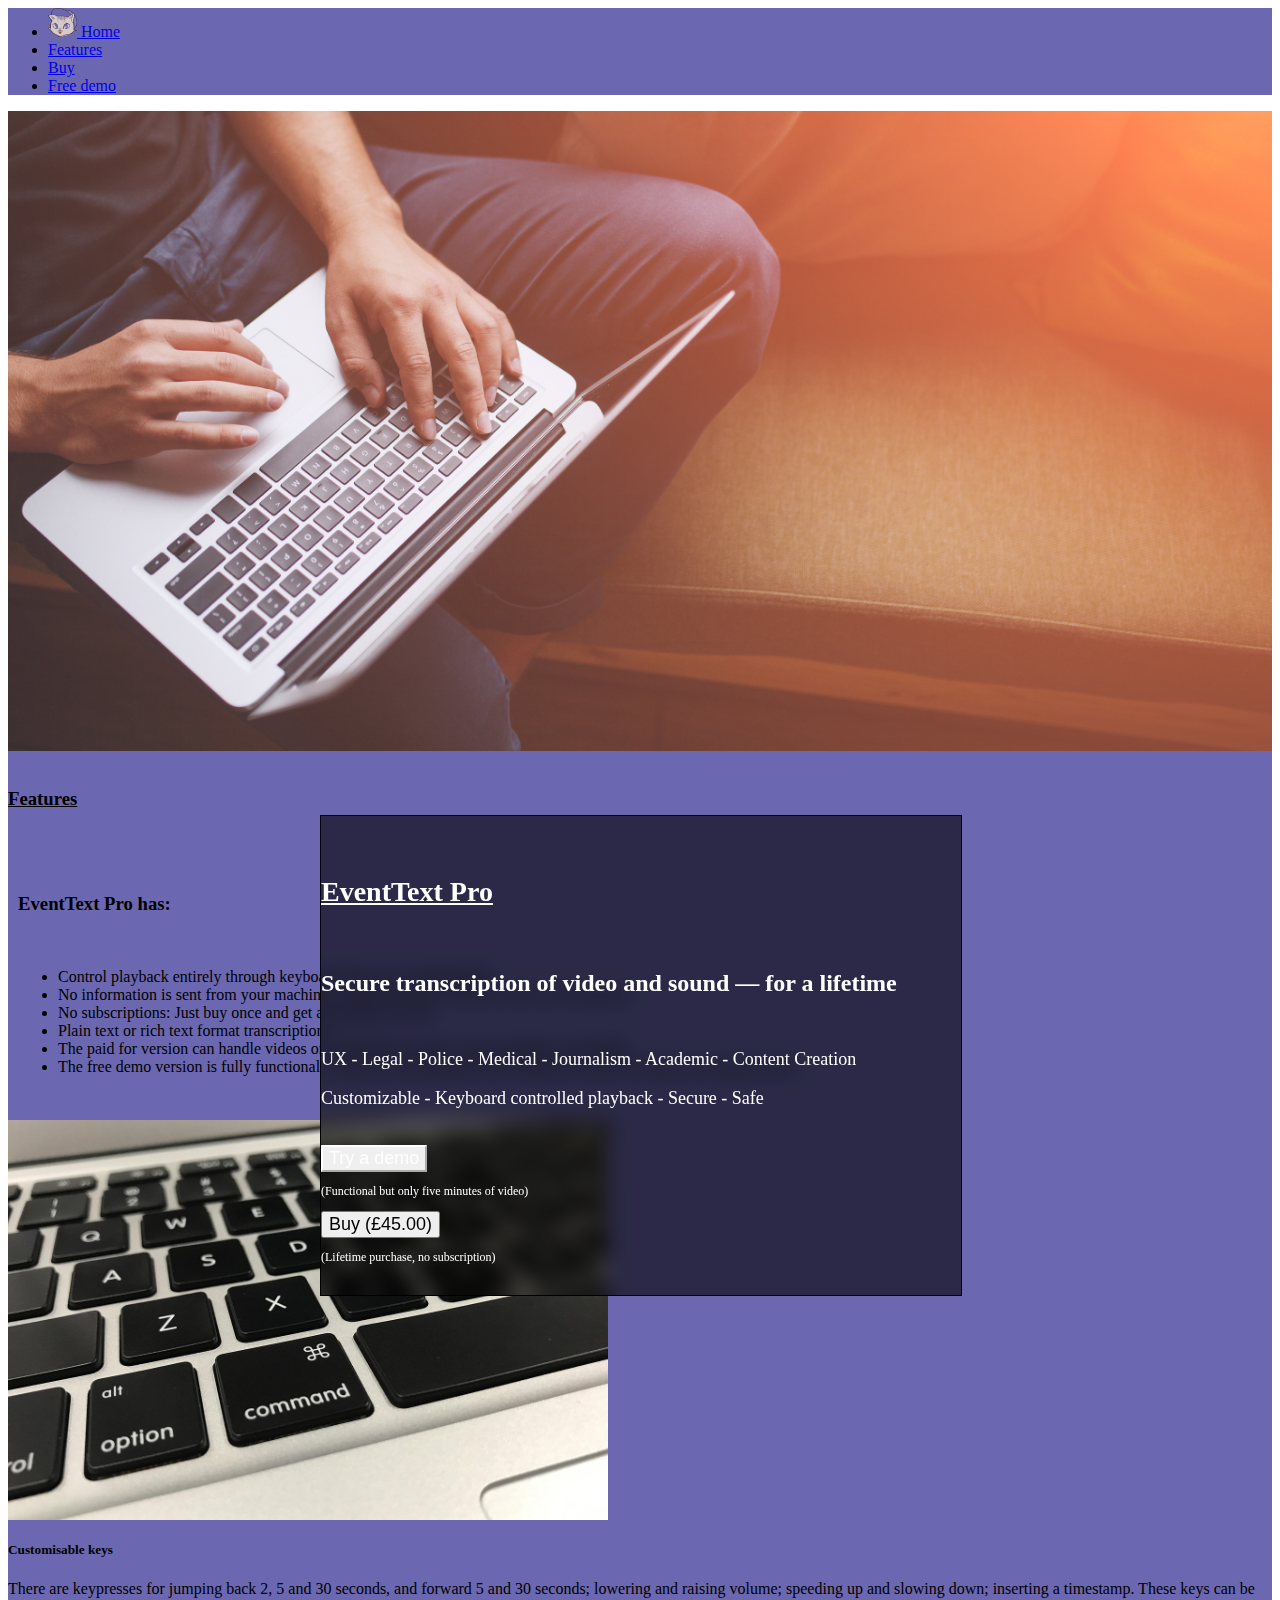
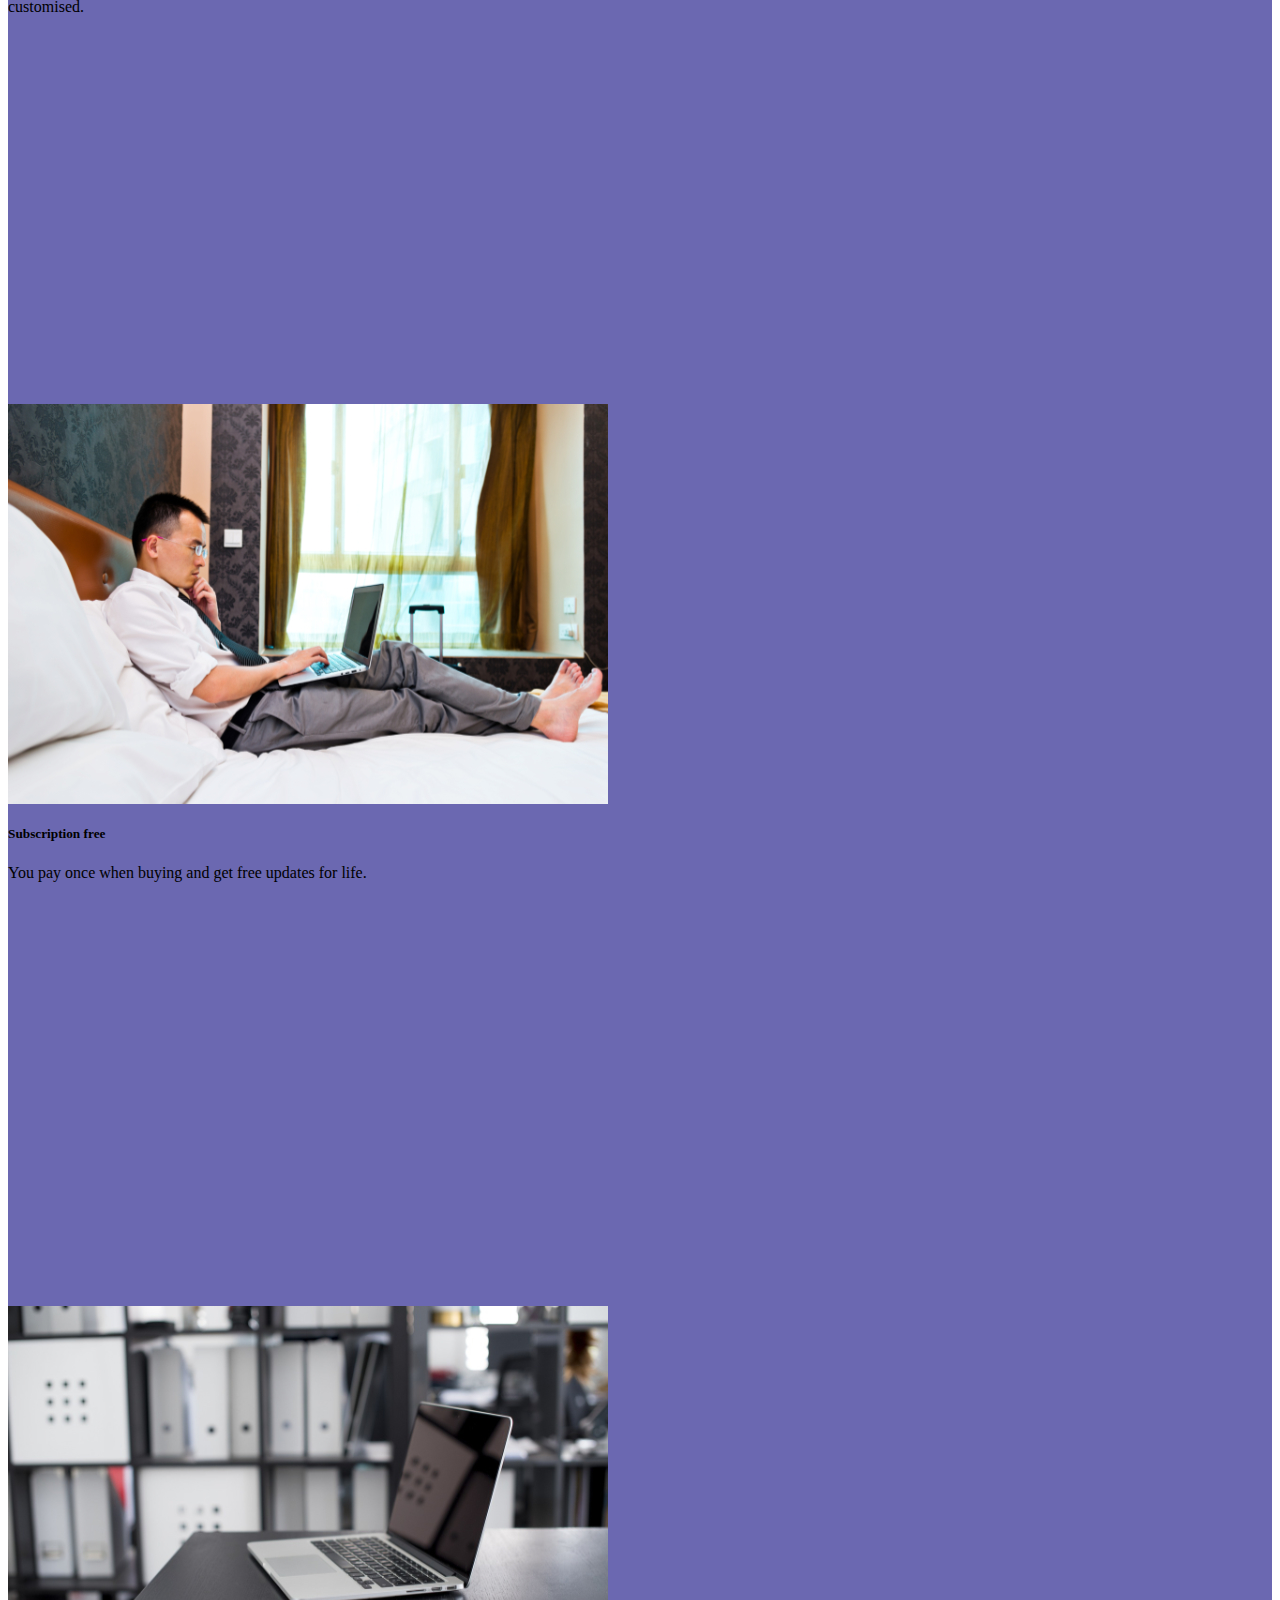
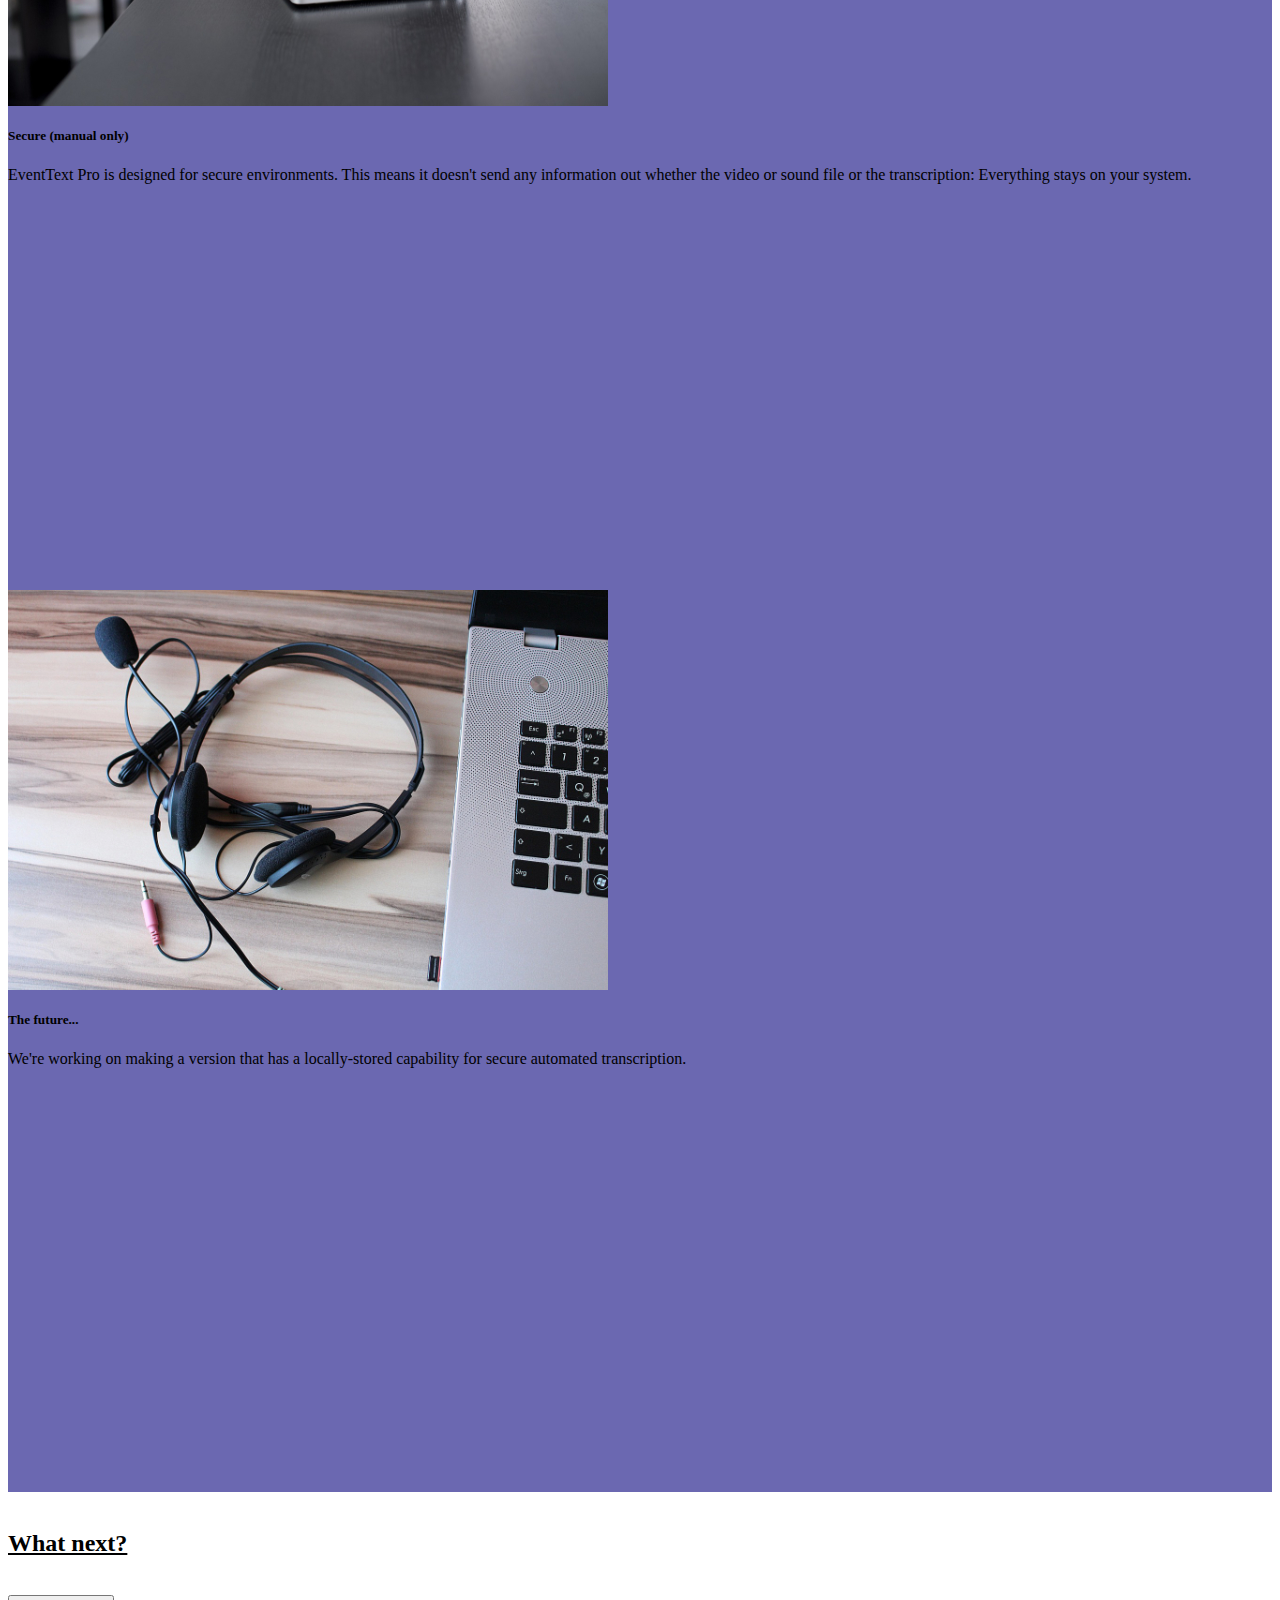
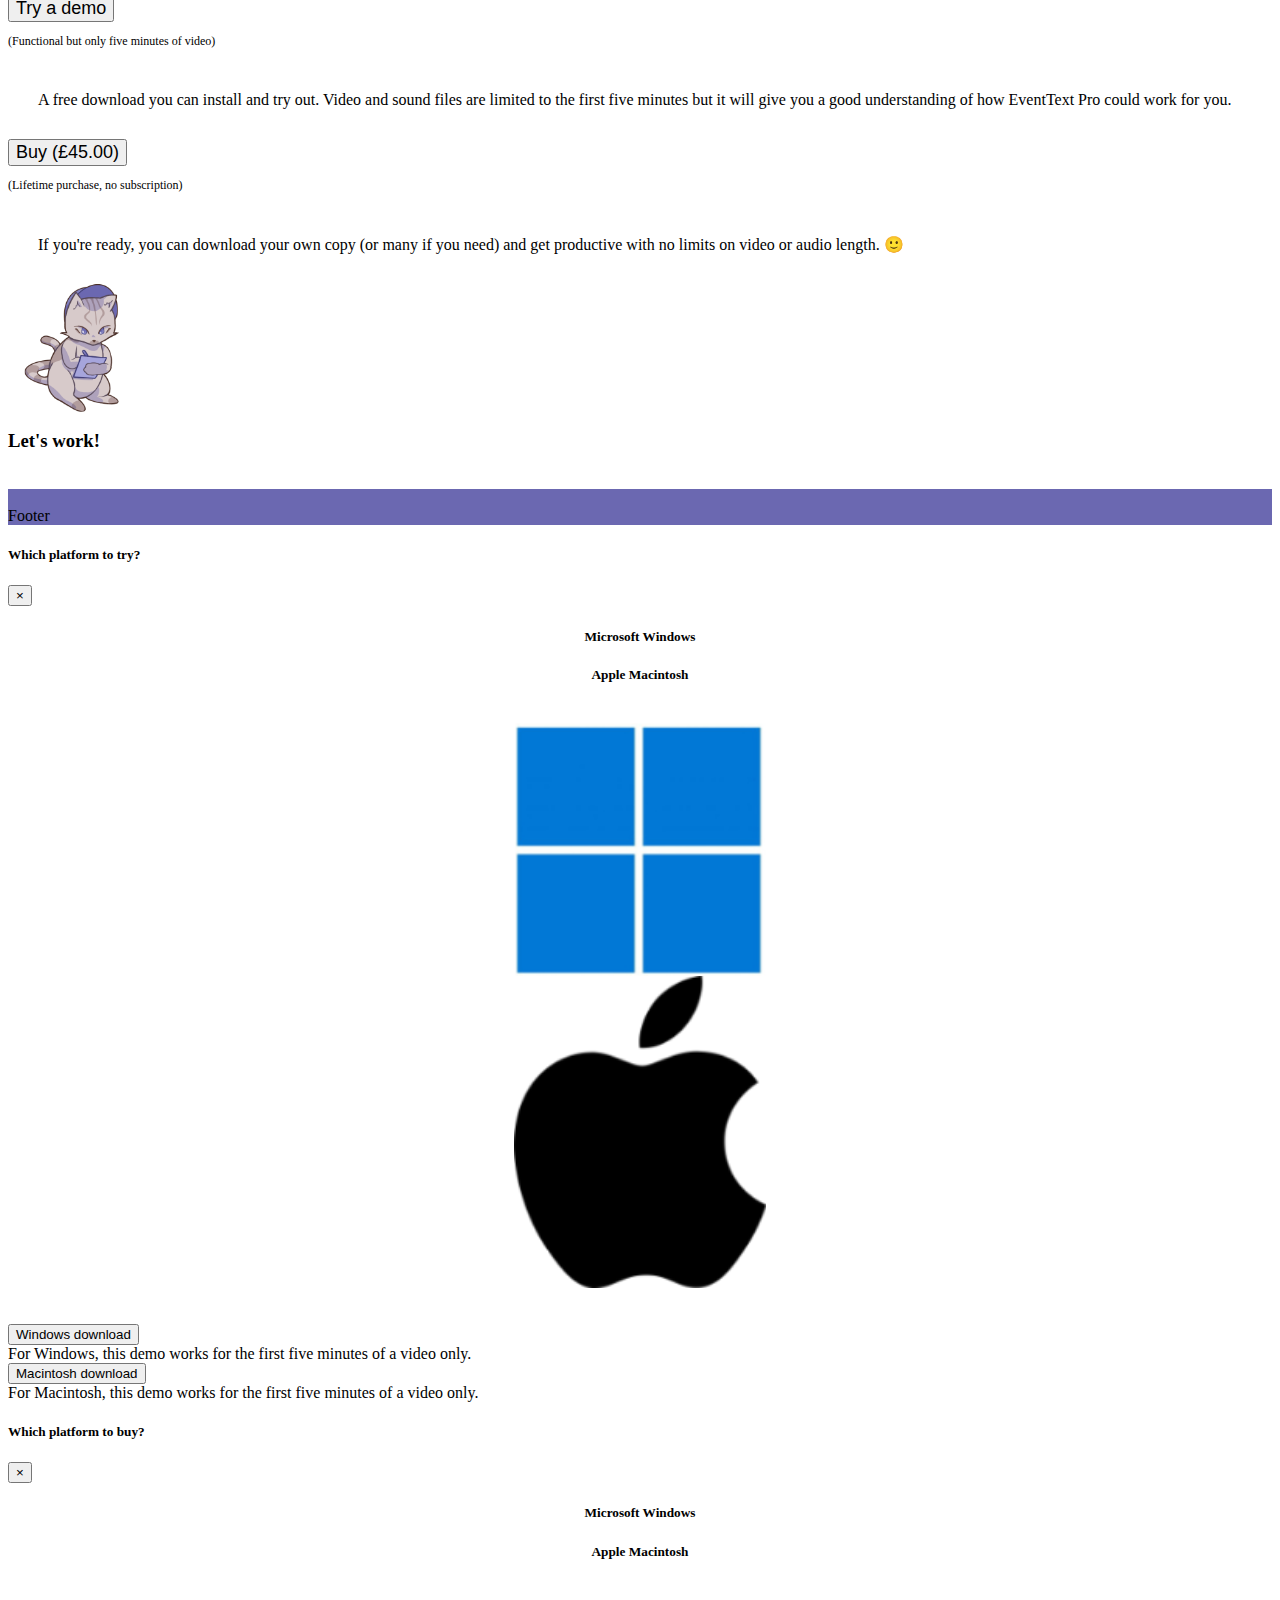
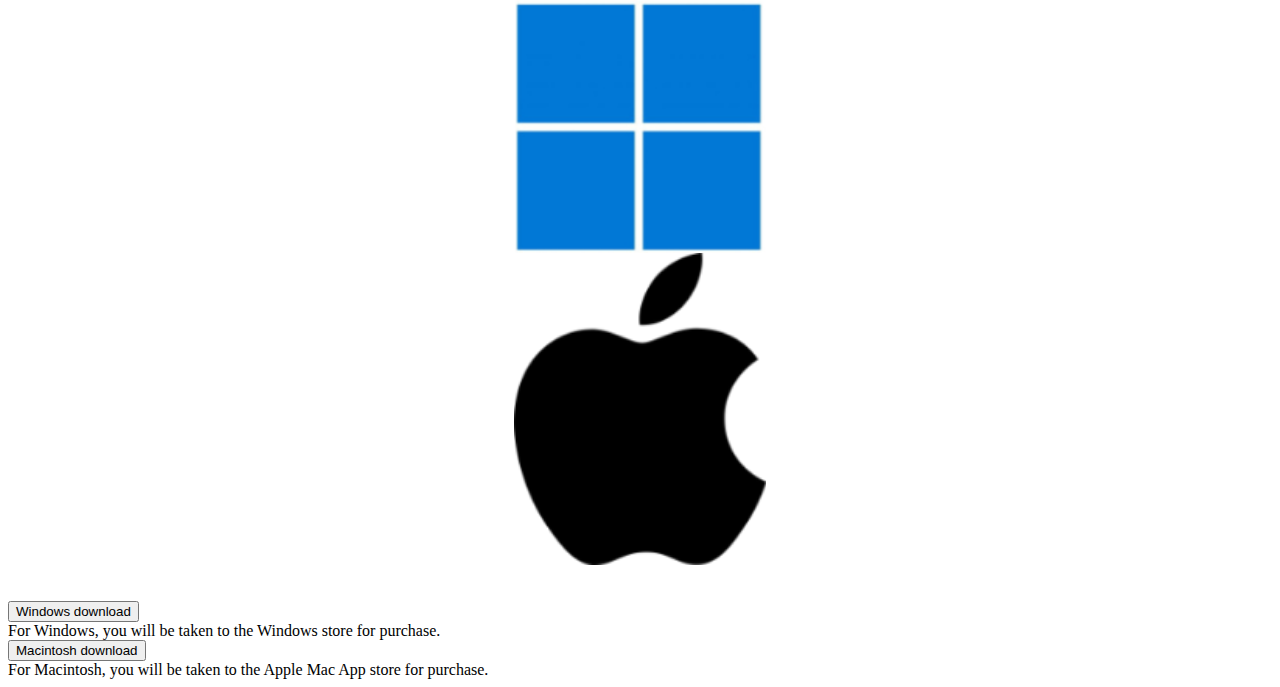
<file: index.html>
<html>

<head>
    <link rel="stylesheet" href="https://cdn.jsdelivr.net/npm/bootstrap@4.5.3/dist/css/bootstrap.min.css"
        integrity="sha384-TX8t27EcRE3e/ihU7zmQxVncDAy5uIKz4rEkgIXeMed4M0jlfIDPvg6uqKI2xXr2" crossorigin="anonymous" />
    <link rel="stylesheet" href="EventTextPro.css">
    <script src="https://ajax.googleapis.com/ajax/libs/jquery/3.7.1/jquery.min.js"></script>
    <script src="https://cdnjs.cloudflare.com/ajax/libs/bootstrap/4.5.3/js/bootstrap.min.js"></script>
    <meta name="viewport" content="maximum-scale=1.0, width=device-width, initial-scale=1, shrink-to-fit=no" />
    <title>
        EventText Pro - Secure transcription of video and sound
    </title>
</head>

<body>
    <!-- PROPOSITION row -->
    <div class="row" style="background-color: #6b68b1;">
        <div class="container">
            <nav class="navbar navbar-expand navbar-dark rounded-bottom" style="background-color: #6b68b1;">
                <div class="collapse navbar-collapse" id="navbarSupportedContent">
                    <ul class="navbar-nav mr-auto">
                        <li class="nav-item active">
                            <a class="nav-link" href="index.html">
                                <img src="docs/assets/images/Mascot_icon_29_m.png" /> Home
                            </a>
                        </li>
                        <li class="nav-item">
                            <a class="nav-link" href="#features-section">
                                Features
                            </a>
                        </li>
                        <li class="nav-item">
                            <a class="nav-link" href="#buy-section">
                                Buy
                            </a>
                        </li>
                        <li class="nav-item">
                            <a class="nav-link" href="#buy-section">
                                Free demo
                            </a>
                        </li>
                    </ul>
                </div>
            </nav>
        </div>
    </div><!-- row -->

    <div class="row">
        <div class="container-fluid">
            <div class="img-overlay">
                <img class="img-fluid" src="docs/assets/images/background-01.jpg" class="img-fluid"
                    style="object-fit: cover; height: 40em; width: 100%;" />
            </div>
        </div>
        <div class="container-fluid rounded" style="position: absolute; margin-top: 5%; left: 50%; margin-left: -25%; width:50%; color: white; 
                background-color: rgb(0,0,0,0.6); border-color: rgb(0,0,0,1);
                border-width: 1px; border-style: solid; backdrop-filter: blur(10px); margin-bottom: 5px;">
            <div class="container-fluid opacity-100" style="color: white;">
                <h3 class="text h3heads">
                    <br />
                    <u>
                        EventText Pro
                    </u>
                </h3>
                <br />
                <h1 class="text-center display-5">
                    <strong>
                        Secure transcription of video and sound — for a lifetime
                    </strong>
                </h1>
                <br />
                <p class="text-center heads">
                    UX - Legal - Police - Medical - Journalism - Academic - Content Creation
                </p>
                <p class="text-center heads">
                    Customizable - Keyboard controlled playback - Secure - Safe
                </p>
                <br />
                <div class="row">
                    <div class="col-6 text-center">
                        <!-- <a href="demo.html"> -->
                        <button type="button" class="btn btn-outline-primary btn-lg tryButton" data-toggle="modal"
                            data-target="tryPlatform" style="border-color: white; color: white;" id="tryButton1">
                            <div class="heads">
                                Try a demo
                            </div>
                        </button>
                        <!-- </a> -->
                        <br />
                        <p style="font-size: 12px;">
                            (Functional but only five minutes of video)
                        </p>
                    </div>
                    <div class="col-6 text-center">

                        <!-- <a href="#"> -->
                        <button type="button" class="btn btn-primary btn-lg buyButton" data-toggle="modal"
                            data-target="buyPlatform" id="buyButton1">
                            <div class="heads">
                                Buy (£45.00)
                            </div>
                        </button>
                        <!-- </a> -->
                        <br />
                        <p style="font-size: 12px;">
                            (Lifetime purchase, no subscription)
                        </p>
                        <br />
                    </div>
                </div>
            </div>
        </div>
    </div><!-- row -->


    <!-- FEATURES row -->
    <div class="container-fluid" style="background-color: #6b68b1;" id="features-section">
        <br />
        <div class="container-sm">
            <div class="row">
                <div class="col-sm-12">
                    <h3 class="text-center display-4 text-light">
                        <u>
                            Features
                        </u>
                    </h3>
                    <br />
                </div><!-- row -->

                <br />

                <div class="row">
                    <div class="col-sm-4">
                        <div class="align-items-left bg-light rounded" style="width: 80%; padding: 10px;">
                            <h3>
                                EventText Pro has:
                            </h3>
                            <br />
                            <ul class="list-group">
                                <li class="list-group-item">
                                    Control playback entirely through keyboard. Keys are customizable.
                                </li>
                                <li class="list-group-item">
                                    No information is sent from your machine. EventText Pro is safe for secure
                                    environments.
                                </li>
                                <li class="list-group-item">
                                    No subscriptions: Just buy once and get all updates for life.
                                </li>
                                <li class="list-group-item">
                                    Plain text or rich text format transcriptions.
                                </li>
                                <li class="list-group-item">
                                    The paid for version can handle videos or sound files as big as your computer
                                    can
                                    handle.
                                </li>
                                <li class="list-group-item">
                                    The free demo version is fully functional except for allowing only five minutes
                                    of
                                    video or audio to be played back.
                                </li>
                            </ul>
                        </div>
                        <br />
                    </div>

                    <div class="col-sm-8">

                        <div class="row">
                            <div class="col-sm-6">
                                <div class="card" style="height: 100%;">
                                    <img class="card-img-top" src="docs/assets/images/st_keypress.jpg"
                                        alt="You can customise the keys">
                                    <div class="card-body">
                                        <h5 class="card-title">
                                            Customisable keys
                                        </h5>
                                        <p class="card-text">
                                            There are keypresses for jumping back 2, 5 and 30 seconds, and forward 5
                                            and
                                            30 seconds;
                                            lowering and raising volume; speeding up and slowing down; inserting a
                                            timestamp. These
                                            keys can be customised.
                                        </p>
                                    </div>
                                </div>
                            </div>

                            <div class="col-sm-6">
                                <div class="card" style="height: 100%;">
                                    <img class="card-img-top" src="docs/assets/images/st_relaxed.jpg"
                                        alt="No subscriptions!">
                                    <div class="card-body">
                                        <h5 class="card-title">
                                            Subscription free
                                        </h5>
                                        <p class="card-text">
                                            You pay once when buying and get free updates for life.
                                        </p>
                                    </div>
                                </div>
                            </div>
                        </div>
                        <br />
                        <div class="row">
                            <div class="col-sm-6">
                                <div class="card" style="height: 100%;">
                                    <img class="card-img-top" src="docs/assets/images/st_secure.jpg" alt="Secure">
                                    <div class="card-body">
                                        <h5 class="card-title">
                                            Secure (manual only)
                                        </h5>
                                        <p class="card-text">
                                            EventText Pro is designed for secure environments. This means it doesn't
                                            send any information out
                                            whether the video or sound file or the transcription: Everything stays
                                            on
                                            your system.
                                        </p>
                                    </div>
                                </div>
                            </div>

                            <div class="col-sm-6">
                                <div class="card" style="height: 100%;">
                                    <img class="card-img-top" src="docs/assets/images/st_headset.jpg" alt="Secure">
                                    <div class="card-body">
                                        <h5 class="card-title">
                                            The future...
                                        </h5>
                                        <p class="card-text">
                                            We're working on making a version that has a locally-stored capability
                                            for
                                            secure automated transcription.
                                        </p>
                                    </div>
                                </div>
                            </div>
                        </div>
                    </div>
                </div><!-- outer row -->

            </div><!-- outermost row -->
        </div><!-- container-sm -->
        <br />
    </div><!-- container-fluid -->

    <br />

    <!-- SALES row -->
    <div class="container-sm" id="buy-section">
        <div class="row">
            <div class="col-12">
                <h2 class="text-center display-4">
                    <u>
                        What next?
                    </u>
                </h2>
            </div>
        </div><!-- row -->

        <br />

        <div class="row justify-content-around">
            <div class="col-sm-4">
                <div class="text-center">
                    <button type="button" class="btn btn-outline-primary btn-lg tryButton" data-toggle="modal"
                        data-target="tryPlatform" id="tryButton2">
                        <div class="heads">
                            Try a demo
                        </div>
                    </button>
                    <p style="font-size: 12px;">
                        (Functional but only five minutes of video)
                    </p>

                    <div class="row h-100" style="padding: 30px;">
                        A free download you can install and try out. Video and sound files are limited to the first
                        five
                        minutes but
                        it will give you a good understanding of how EventText Pro could work for you.
                    </div>
                </div>
            </div>

            <div class="col-sm-4">
                <div class="text-center">
                    <button type="button" class="btn btn-primary btn-lg buyButton" data-toggle="modal"
                        data-target="buyPlatform" id="buyButton2">
                        <div class="heads">
                            Buy (£45.00)
                        </div>
                    </button>
                    <p style="font-size: 12px;">
                        (Lifetime purchase, no subscription)
                    </p>

                    <div class="row h-100" style="padding: 30px;">
                        If you're ready, you can download your own copy (or many if you need) and get productive
                        with no
                        limits on
                        video or audio length. 🙂
                    </div>
                </div>
            </div>

            <div class="col-sm-4">
                <div class="text-center">
                    <img src="docs/assets/images/Cat_writing_128.png" />
                    <div class="row h-100">
                        <h3 style="width: 100%;">
                            Let's work!
                        </h3>
                    </div>
                </div>
            </div>
        </div><!-- row -->
    </div><!-- container-sm -->

    <br />

    <!-- FOOTER row -->
    <div class="container-fluid" style="background-color: #6b68b1;">
        <br />
        <div class="container-sm">
            <div class="row text-light">
                <div class="col-sm-3">
                </div>
                <div class="col-sm-6">
                    Footer
                </div>
                <div class="col-sm-3">
                </div>
            </div>
        </div>
    </div>

    <!-- Try (download demo) modal -->
    <div class="modal bd-example-modal-lg" tabindex="-1" role="dialog" aria-labelledby="tryPlatformLabel"
        aria-hidden="true" id="tryPlatform">
        <div class="modal-dialog modal-lg modal-dialog-centered">
            <div class="modal-content">
                <div class="modal-header">
                    <h5 class="modal-title">
                        Which platform to try?
                    </h5>
                    <button type="button" class="close" data-dismiss="modal" aria-label="Close">
                        <span aria-hidden="true">&times;</span>
                    </button>
                </div>
                <div class="modal-body">
                    <div class="container-fluid">
                        <div class="row" style="text-align: center;">
                            <div class="col-md-6 ml-auto">
                                <h5>
                                    Microsoft Windows
                                </h5>
                            </div>
                            <div class="col-md-6 ml-auto">
                                <h5>
                                    Apple Macintosh
                                </h5>
                            </div>
                        </div>
                        <br />
                        <div class="row">
                            <div class="col-md-6 ml-auto">
                                <img src="docs/assets/images/windows-logo.jpg"
                                    style="margin-left: auto; margin-right:auto; display: block; width:20%;" />
                            </div>
                            <div class="col-md-6 ml-auto">
                                <img src="docs/assets/images/apple-logo.png"
                                    style="margin-left: auto; margin-right:auto; display: block; width:20%;" />
                            </div>
                        </div>
                        <br />
                        <br />
                        <div class="row">
                            <div class="col-md-2 ml-auto">
                                <a href="#">
                                    <button type="button" class="btn btn-primary">
                                        Windows download
                                    </button>
                                </a>
                            </div>
                            <div class="col-md-4 ml-auto">
                                For Windows, this demo works for the first five minutes of a video only.
                            </div>
                            <div class="col-md-2 ml-auto">
                                <a href="#">
                                    <button type="button" class="btn btn-primary">
                                        Macintosh download
                                    </button>
                                </a>
                            </div>
                            <div class="col-md-4 ml-auto">
                                For Macintosh, this demo works for the first five minutes of a video only.
                            </div>
                        </div>
                    </div>
                </div>
            </div>
        </div>
    </div>

    <!-- Buy (purchase) modal -->
    <div class="modal bd-example-modal-lg" tabindex="-1" role="dialog" aria-labelledby="buyPlatformLabel"
        aria-hidden="true" id="buyPlatform">
        <div class="modal-dialog modal-lg modal-dialog-centered">
            <div class="modal-content">
                <div class="modal-header">
                    <h5 class="modal-title">
                        Which platform to buy?
                    </h5>
                    <button type="button" class="close" data-dismiss="modal" aria-label="Close">
                        <span aria-hidden="true">&times;</span>
                    </button>
                </div>
                <div class="modal-body">
                    <div class="container-fluid">
                        <div class="row" style="text-align: center;">
                            <div class="col-md-6 ml-auto">
                                <h5>
                                    Microsoft Windows
                                </h5>
                            </div>
                            <div class="col-md-6 ml-auto">
                                <h5>
                                    Apple Macintosh
                                </h5>
                            </div>
                        </div>
                        <br />
                        <div class="row">
                            <div class="col-md-6 ml-auto">
                                <img src="docs/assets/images/windows-logo.jpg"
                                    style="margin-left: auto; margin-right:auto; display: block; width:20%;" />
                            </div>
                            <div class="col-md-6 ml-auto">
                                <img src="docs/assets/images/apple-logo.png"
                                    style="margin-left: auto; margin-right:auto; display: block; width:20%;" />
                            </div>
                        </div>
                        <br />
                        <br />
                        <div class="row">
                            <div class="col-md-2 ml-auto">
                                <a href="#">
                                    <button type="button" class="btn btn-primary">
                                        Windows download
                                    </button>
                                </a>
                            </div>
                            <div class="col-md-4 ml-auto">
                                For Windows, you will be taken to the Windows store for purchase.
                            </div>
                            <div class="col-md-2 ml-auto">
                                <a href="#">
                                    <button type="button" class="btn btn-primary">
                                        Macintosh download
                                    </button>
                                </a>
                            </div>
                            <div class="col-md-4 ml-auto">
                                For Macintosh, you will be taken to the Apple Mac App store for purchase.
                            </div>
                        </div>
                    </div>
                </div>
            </div>
        </div>
    </div>

    <!-- Javascript for demo modal -->
    <script>
        $(document).ready(function () {
            $("#tryButton1").click(function () {
                $("#tryPlatform").modal('show');
            });
            $("#tryButton2").click(function () {
                $("#tryPlatform").modal('show');
            });
            $("#buyButton1").click(function () {
                $("#buyPlatform").modal('show');
            });
            $("#buyButton2").click(function () {
                $("#buyPlatform").modal('show');
            });
        });
    </script>

</body>

</html>
</file>
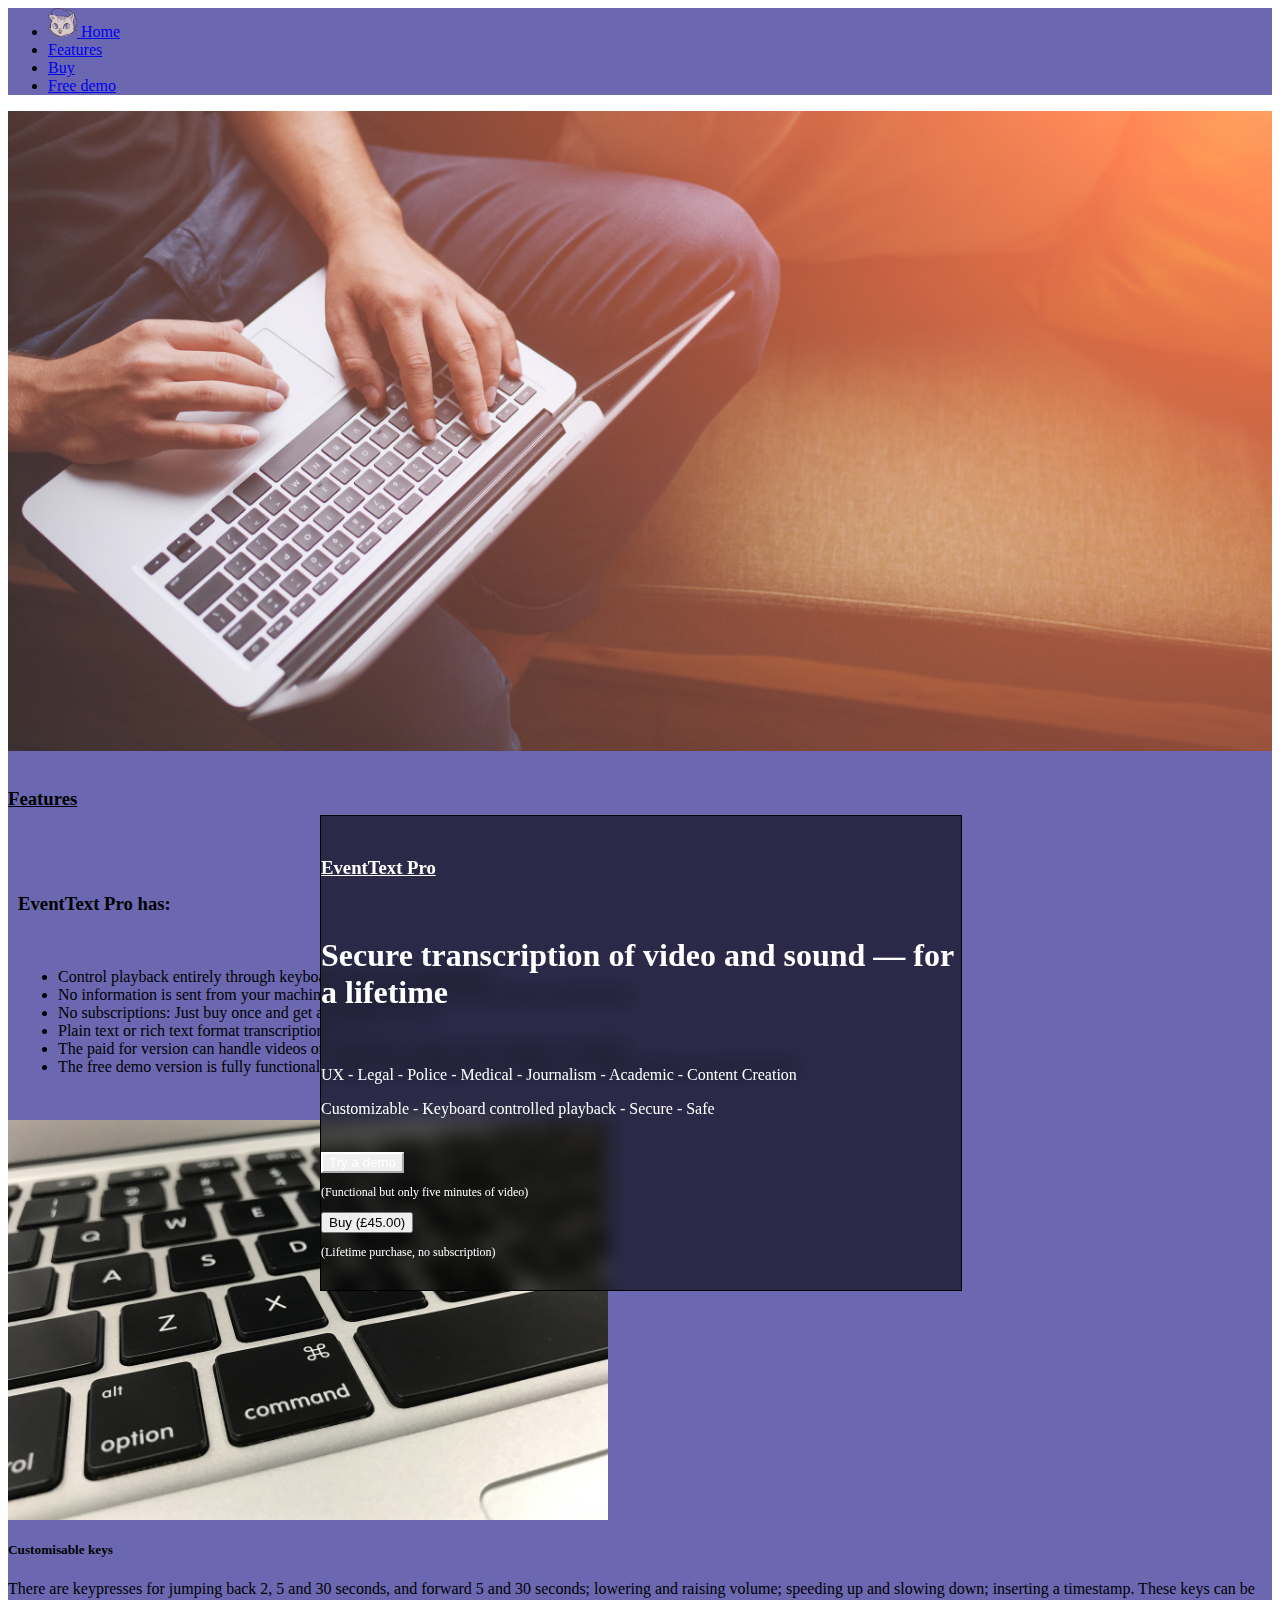
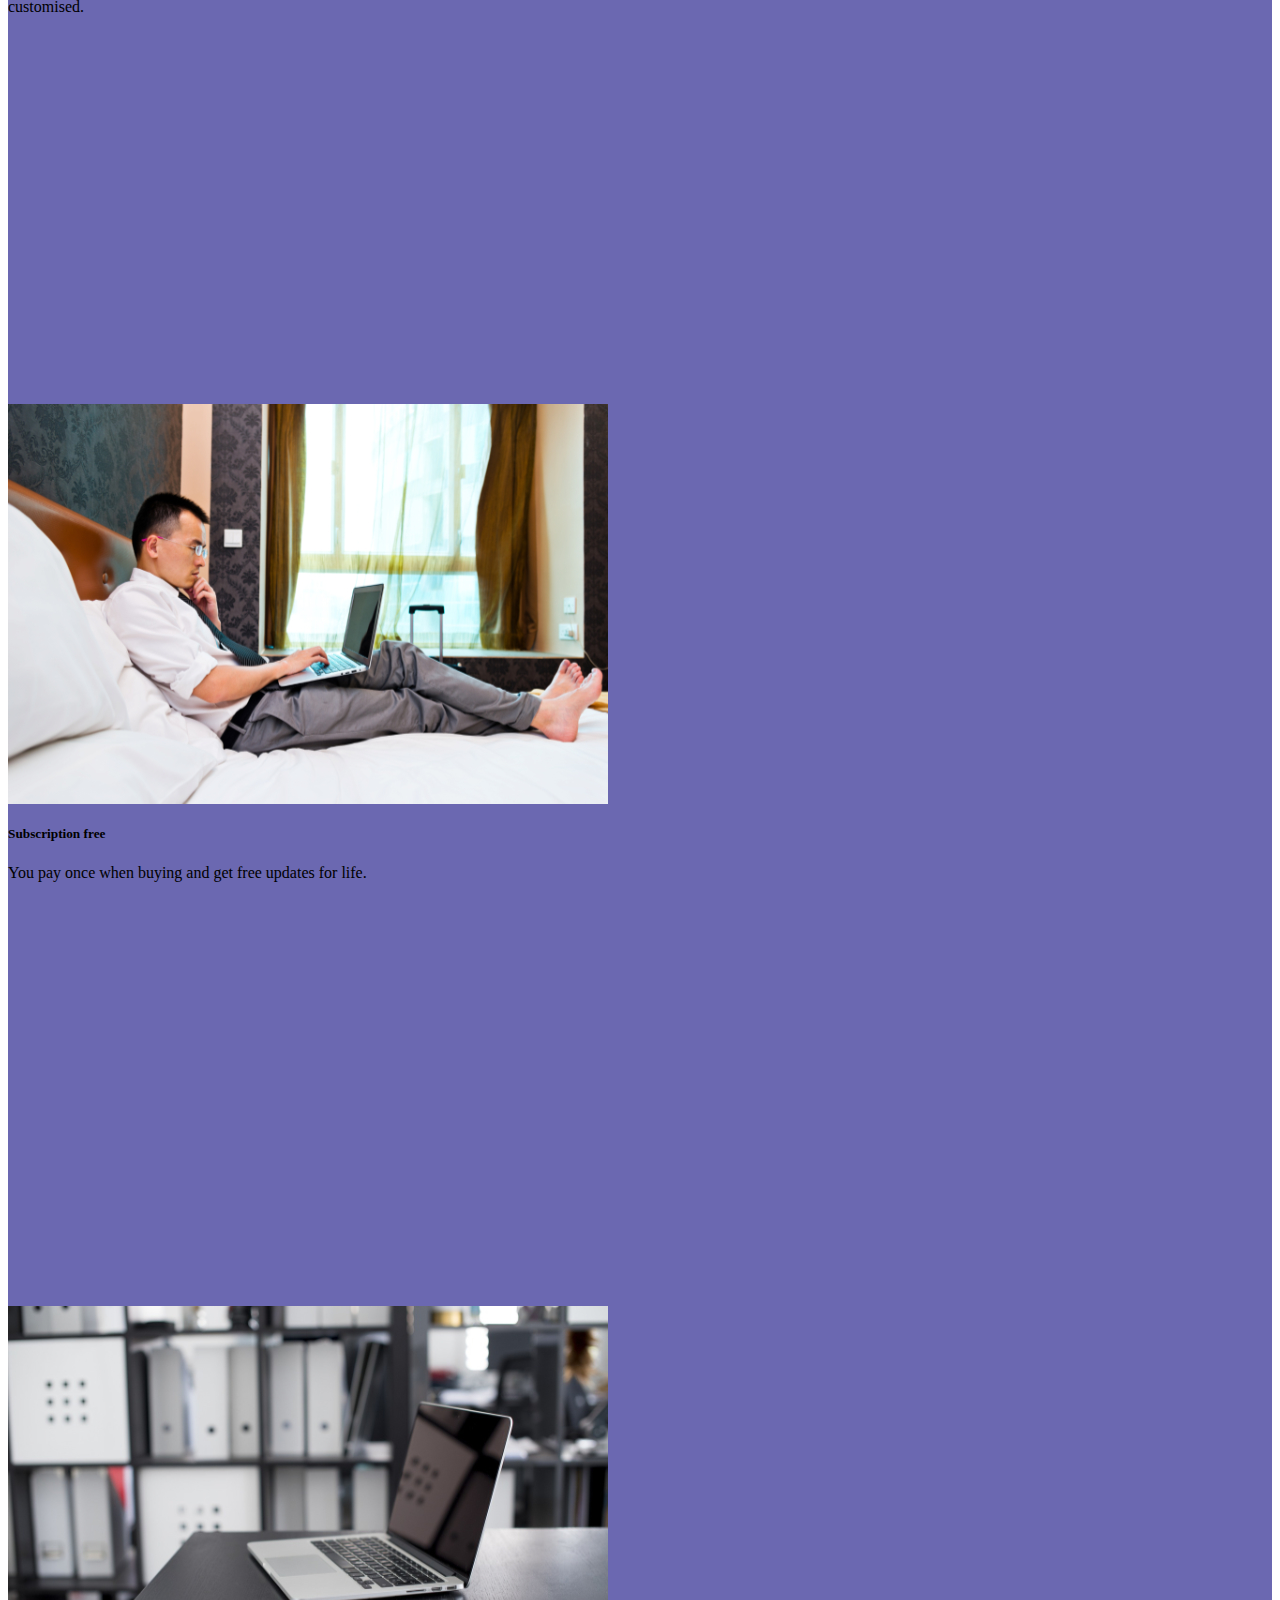
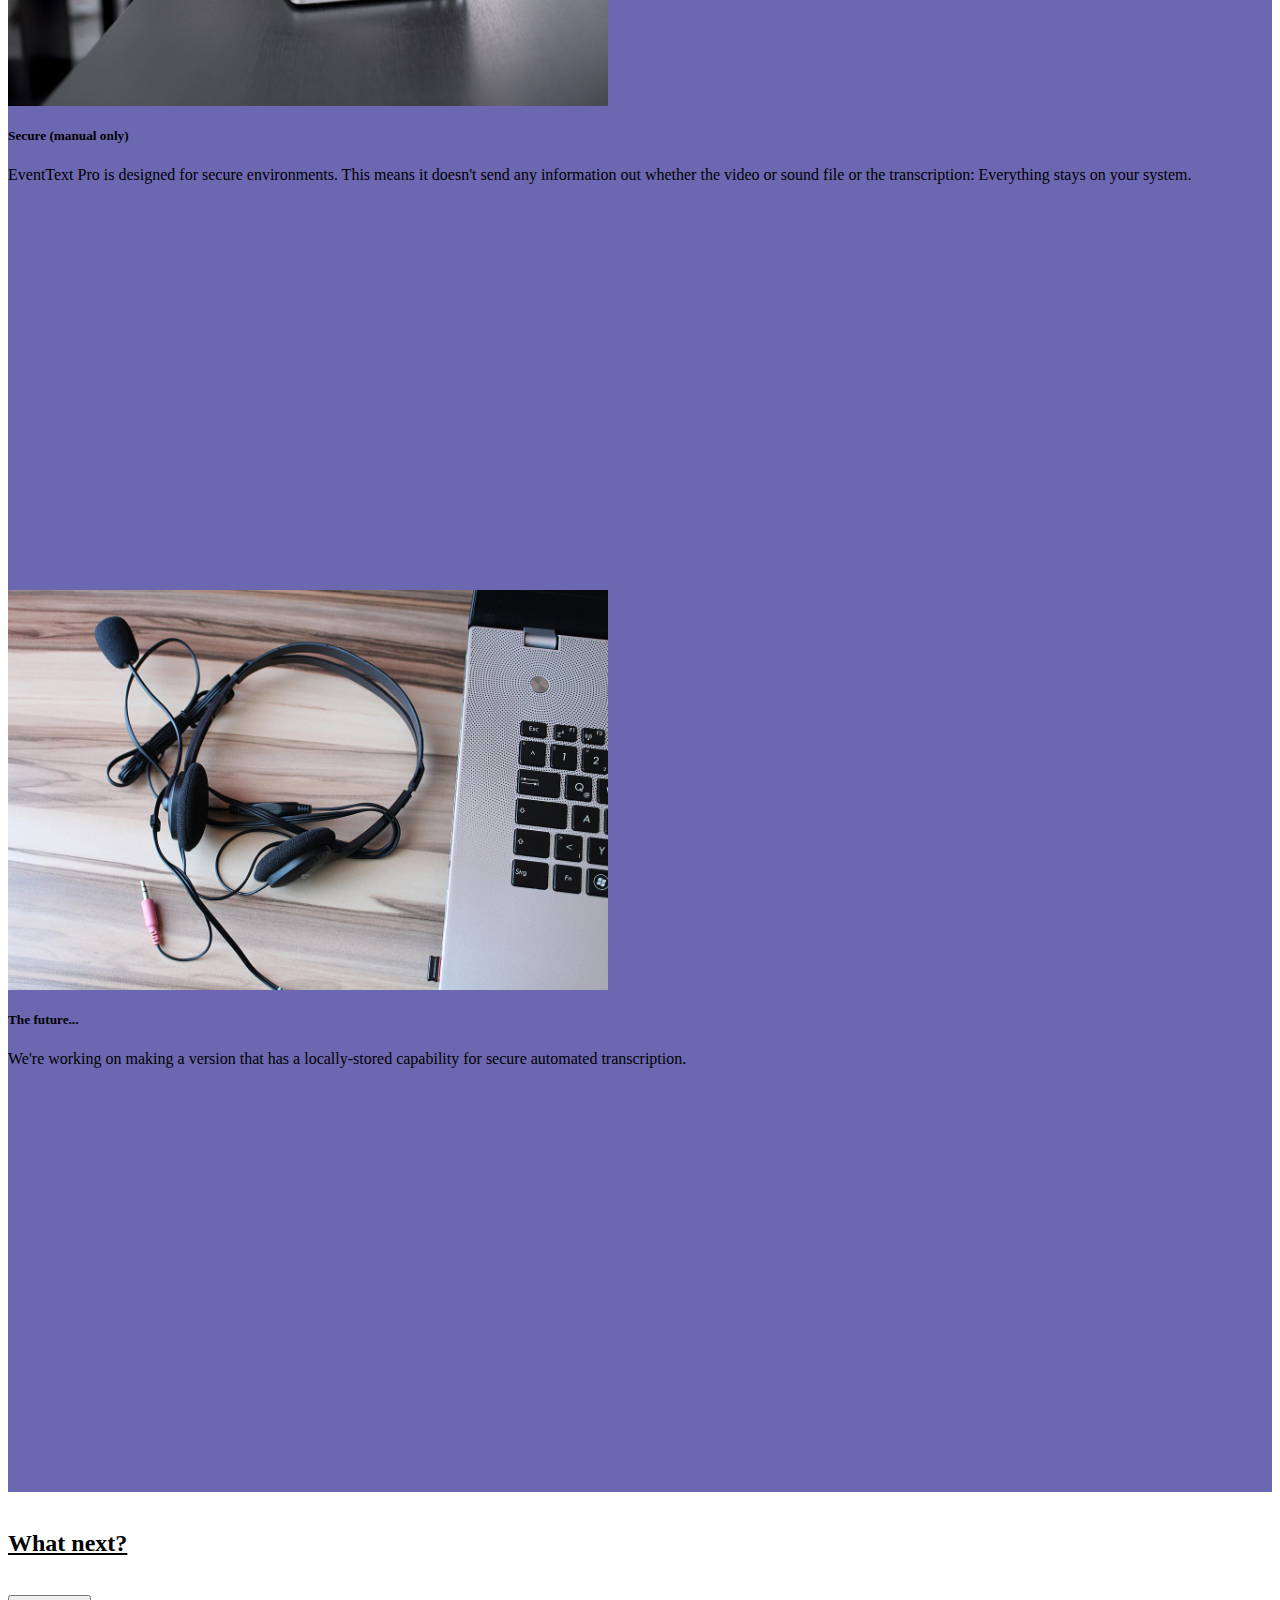
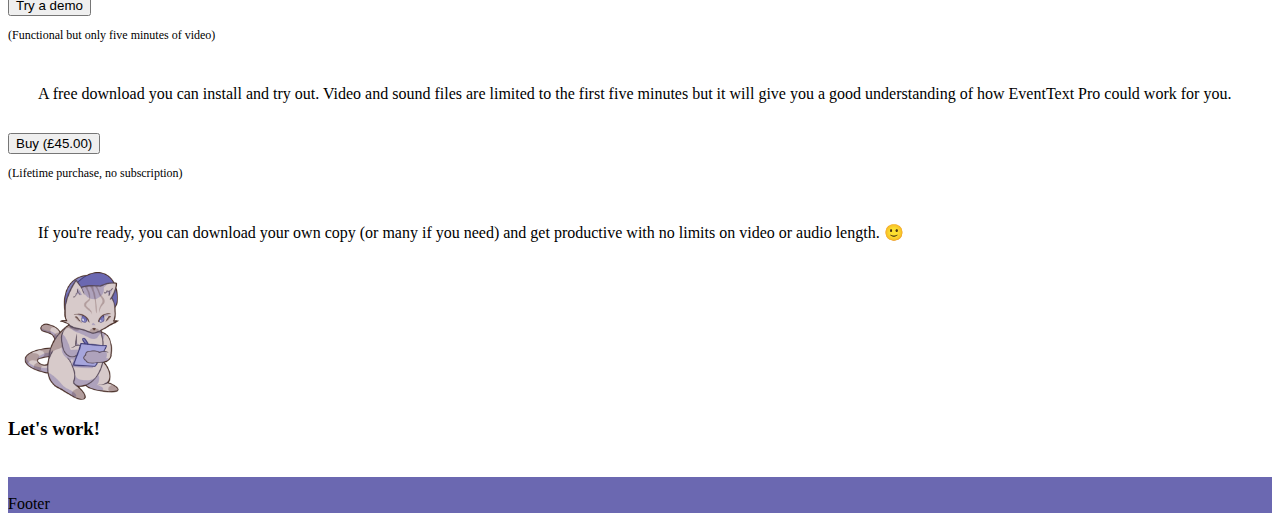
<file: index2.html>
<html>

<head>
    <link rel="stylesheet" href="https://cdn.jsdelivr.net/npm/bootstrap@4.5.3/dist/css/bootstrap.min.css"
        integrity="sha384-TX8t27EcRE3e/ihU7zmQxVncDAy5uIKz4rEkgIXeMed4M0jlfIDPvg6uqKI2xXr2" crossorigin="anonymous">
        <meta name="viewport" content="width=device-width, initial-scale=1, shrink-to-fit=no" />
    <title>
        EventText Pro - Secure transcription of video and sound
    </title>
</head>

<body>
    <!-- PROPOSITION row -->
    <div class="row">
        <div class="container-fluid">
            <nav class="navbar navbar-expand-lg navbar-dark rounded-bottom" style="background-color: #6b68b1;">
                <div class="collapse navbar-collapse" id="navbarSupportedContent">
                    <ul class="navbar-nav mr-auto">
                        <li class="nav-item active">
                            <a class="nav-link" href="index.html">
                                <img src="docs/assets/images/Mascot_icon_29_m.png" /> Home
                            </a>
                        </li>
                        <li class="nav-item">
                            <a class="nav-link" href="features.html">
                                Features
                            </a>
                        </li>
                        <li class="nav-item">
                            <a class="nav-link" href="buy.html">
                                Buy
                            </a>
                        </li>
                        <li class="nav-item">
                            <a class="nav-link" href="demo.html">
                                Free demo
                            </a>
                        </li>
                    </ul>
                </div>
            </nav>
        </div>
    </div><!-- row -->

    <div class="row">
        <div class="container-fluid">
            <div class="img-overlay">
                <img class="img-fluid" src="docs/assets/images/background-01.jpg" class="img-fluid" style="object-fit: cover; height: 40em; width: 100%;" />
            </div>
        </div>
        <div class="container-fluid rounded" style="position: absolute; margin-top: 5%; left: 50%; margin-left: -25%; width:50%; color: white; 
                background-color: rgb(0,0,0,0.6); border-color: rgb(0,0,0,1);
                border-width: 1px; border-style: solid; backdrop-filter: blur(10px);">
            <div class="container-fluid opacity-100" style="color: white;">
                <h3 class="text">
                    <br />
                    <u>
                        EventText Pro
                    </u>
                </h3>
                <br />
                <h1 class="text-center display-5">
                    <strong>
                        Secure transcription of video and sound — for a lifetime
                    </strong>
                </h1>
                <br />
                <p class="text-center">
                    UX - Legal - Police - Medical - Journalism - Academic - Content Creation
                </p>
                <p class="text-center">
                    Customizable - Keyboard controlled playback - Secure - Safe
                </p>
                <br />
                <div class="row">
                    <div class="col-6 text-center">
                        <a href="demo.html">
                            <button type="button" class="btn btn-outline-primary btn-lg"
                                style="border-color: white; color: white;">
                                Try a demo
                            </button>
                        </a>
                        <br />
                        <p style="font-size: 12px;">
                            (Functional but only five minutes of video)
                        </p>
                    </div>
                    <div class="col-6 text-center">
                        <a href="#">
                            <button type="button" class="btn btn-primary btn-lg">
                                Buy (£45.00)
                            </button>
                        </a>
                        <br />
                        <p style="font-size: 12px;">
                            (Lifetime purchase, no subscription)
                        </p>
                        <br />
                    </div>
                </div>
            </div>
        </div>
    </div><!-- row -->

    <!-- FEATURES row -->
    <div class="container-fluid" style="background-color: #6b68b1;">
        <br />
        <div class="container-sm">
            <div class="row">
                <div class="col-sm-12">
                    <h3 class="text-center display-4 text-light">
                        <u>
                            Features
                        </u>
                    </h3>
                    <br />
                </div><!-- row -->

                <br />

                <div class="row">
                    <div class="col-sm-4">
                        <div class="align-items-left bg-light rounded" style="width: 80%; padding: 10px;">
                            <h3>
                                EventText Pro has:
                            </h3>
                            <br />
                            <ul class="list-group">
                                <li class="list-group-item">
                                    Control playback entirely through keyboard. Keys are customizable.
                                </li>
                                <li class="list-group-item">
                                    No information is sent from your machine. EventText Pro is safe for secure
                                    environments.
                                </li>
                                <li class="list-group-item">
                                    No subscriptions: Just buy once and get all updates for life.
                                </li>
                                <li class="list-group-item">
                                    Plain text or rich text format transcriptions.
                                </li>
                                <li class="list-group-item">
                                    The paid for version can handle videos or sound files as big as your computer
                                    can
                                    handle.
                                </li>
                                <li class="list-group-item">
                                    The free demo version is fully functional except for allowing only five minutes
                                    of
                                    video or audio to be played back.
                                </li>
                            </ul>
                        </div>
                        <br />
                    </div>

                    <div class="col-sm-8">

                        <div class="row">
                            <div class="col-sm-6">
                                <div class="card" style="height: 100%;">
                                    <img class="card-img-top" src="docs/assets/images/st_keypress.jpg"
                                        alt="You can customise the keys">
                                    <div class="card-body">
                                        <h5 class="card-title">
                                            Customisable keys
                                        </h5>
                                        <p class="card-text">
                                            There are keypresses for jumping back 2, 5 and 30 seconds, and forward 5
                                            and
                                            30 seconds;
                                            lowering and raising volume; speeding up and slowing down; inserting a
                                            timestamp. These
                                            keys can be customised.
                                        </p>
                                    </div>
                                </div>
                            </div>

                            <div class="col-sm-6">
                                <div class="card" style="height: 100%;">
                                    <img class="card-img-top" src="docs/assets/images/st_relaxed.jpg"
                                        alt="No subscriptions!">
                                    <div class="card-body">
                                        <h5 class="card-title">
                                            Subscription free
                                        </h5>
                                        <p class="card-text">
                                            You pay once when buying and get free updates for life.
                                        </p>
                                    </div>
                                </div>
                            </div>
                        </div>
                        <br />
                        <div class="row">
                            <div class="col-sm-6">
                                <div class="card" style="height: 100%;">
                                    <img class="card-img-top" src="docs/assets/images/st_secure.jpg" alt="Secure">
                                    <div class="card-body">
                                        <h5 class="card-title">
                                            Secure (manual only)
                                        </h5>
                                        <p class="card-text">
                                            EventText Pro is designed for secure environments. This means it doesn't
                                            send any information out
                                            whether the video or sound file or the transcription: Everything stays
                                            on
                                            your system.
                                        </p>
                                    </div>
                                </div>
                            </div>

                            <div class="col-sm-6">
                                <div class="card" style="height: 100%;">
                                    <img class="card-img-top" src="docs/assets/images/st_headset.jpg" alt="Secure">
                                    <div class="card-body">
                                        <h5 class="card-title">
                                            The future...
                                        </h5>
                                        <p class="card-text">
                                            We're working on making a version that has a locally-stored capability
                                            for
                                            secure automated transcription.
                                        </p>
                                    </div>
                                </div>
                            </div>
                        </div>
                    </div>
                </div><!-- outer row -->

            </div><!-- outermost row -->
        </div><!-- container-sm -->
        <br />
    </div><!-- container-fluid -->

    <br />

    <!-- SALES row -->
    <div class="container-sm">
        <div class="row">
            <div class="col-12">
                <h2 class="text-center display-4">
                    <u>
                        What next?
                    </u>
                </h2>
            </div>
        </div><!-- row -->

        <br />

        <div class="row justify-content-around">
            <div class="col-sm-4">
                <div class="text-center">
                    <a href="demo.html">
                        <button type="button" class="btn btn-outline-primary btn-lg">
                            Try a demo
                        </button>
                    </a>
                    <p style="font-size: 12px;">
                        (Functional but only five minutes of video)
                    </p>

                    <div class="row h-100" style="padding: 30px;">
                        A free download you can install and try out. Video and sound files are limited to the first
                        five
                        minutes but
                        it will give you a good understanding of how EventText Pro could work for you.
                    </div>
                </div>
            </div>

            <div class="col-sm-4">
                <div class="text-center">
                    <a href="buy.html">
                        <button type="button" class="btn btn-primary btn-lg">
                            Buy (£45.00)
                        </button>
                    </a>
                    <p style="font-size: 12px;">
                        (Lifetime purchase, no subscription)
                    </p>

                    <div class="row h-100" style="padding: 30px;">
                        If you're ready, you can download your own copy (or many if you need) and get productive
                        with no
                        limits on
                        video or audio length. 🙂
                    </div>
                </div>
            </div>

            <div class="col-sm-4">
                <div class="text-center">
                    <img src="docs/assets/images/Cat_writing_128.png" />
                    <div class="row h-100">
                        <h3 style="width: 100%;">
                            Let's work!
                        </h3>
                    </div>
                </div>
            </div>
        </div><!-- row -->
    </div><!-- container-sm -->

    <br />

    <!-- FOOTER row -->
    <div class="container-fluid" style="background-color: #6b68b1;">
        <br />
        <div class="container-sm">
            <div class="row text-light">
                <div class="col-sm-3">
                </div>
                <div class="col-sm-6">
                    Footer
                </div>
                <div class="col-sm-3">
                </div>
            </div>
        </div>
    </div>

</body>

</html>
</file>
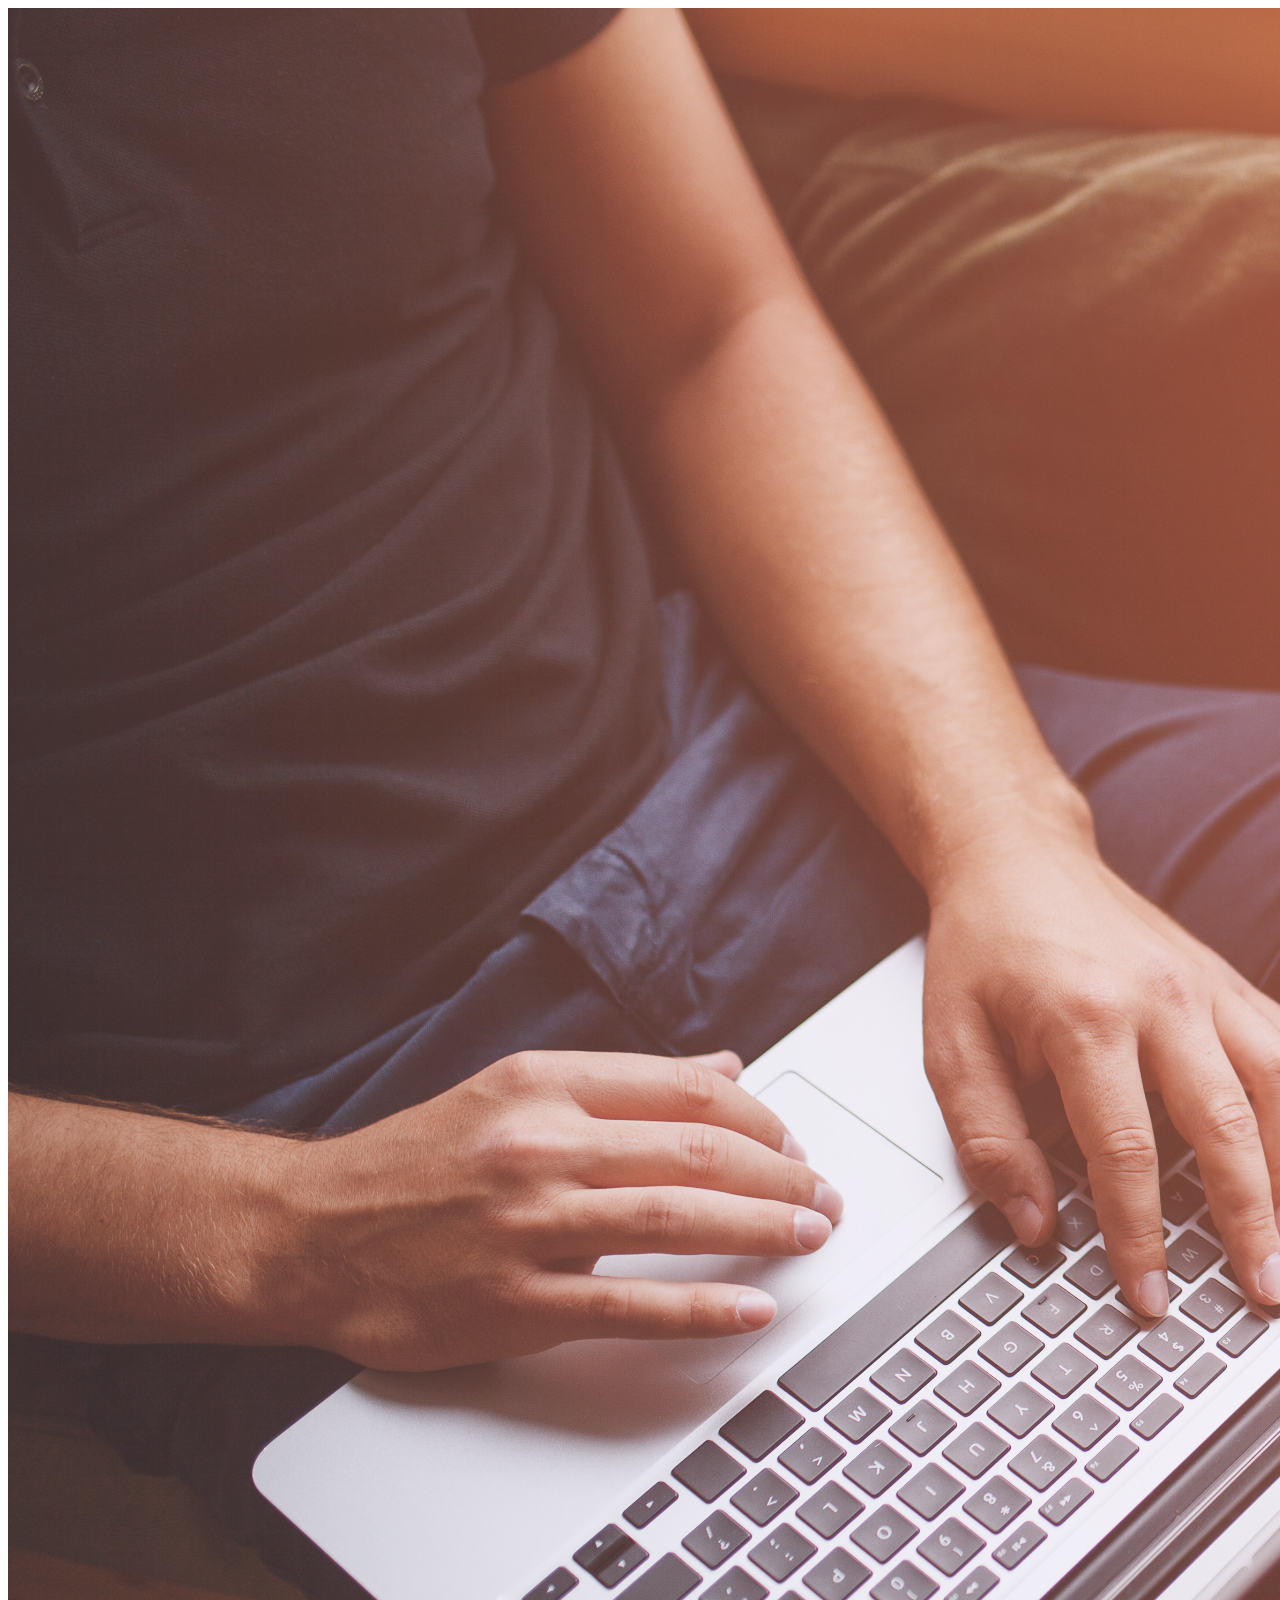
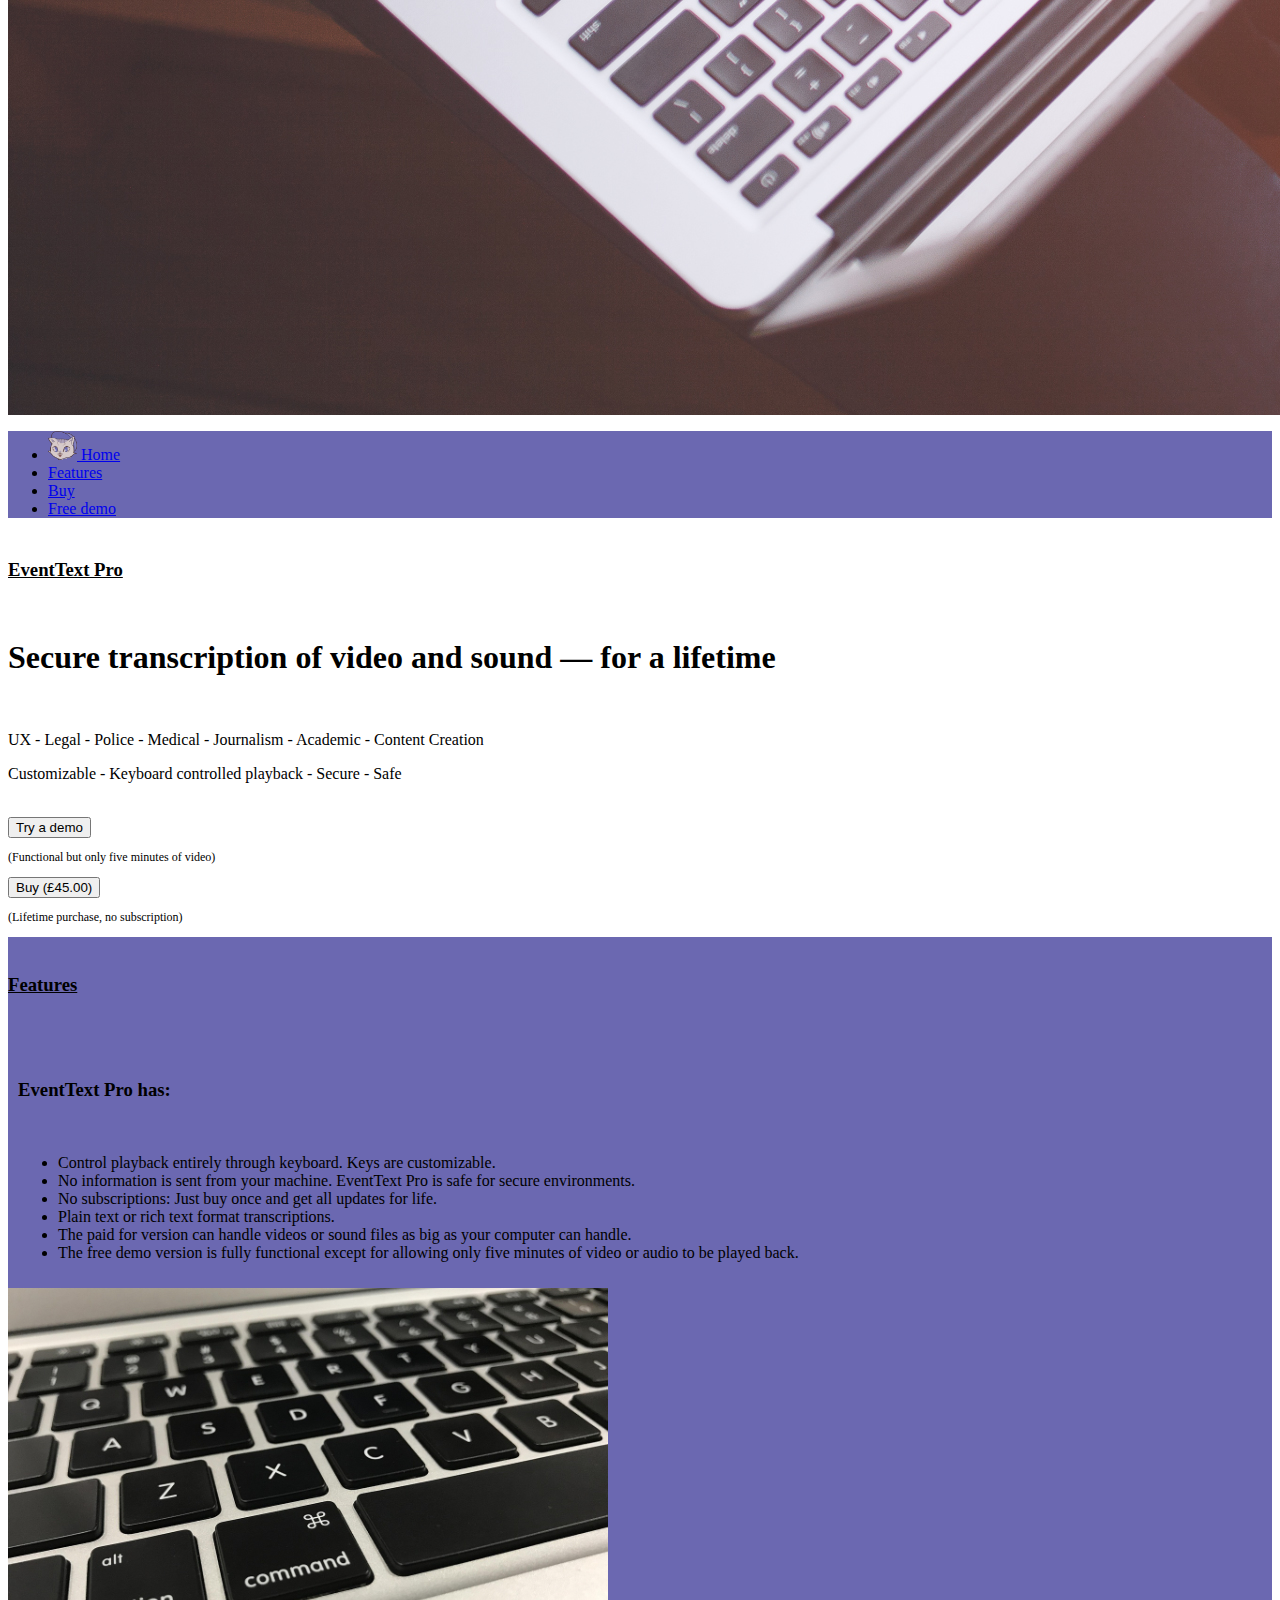
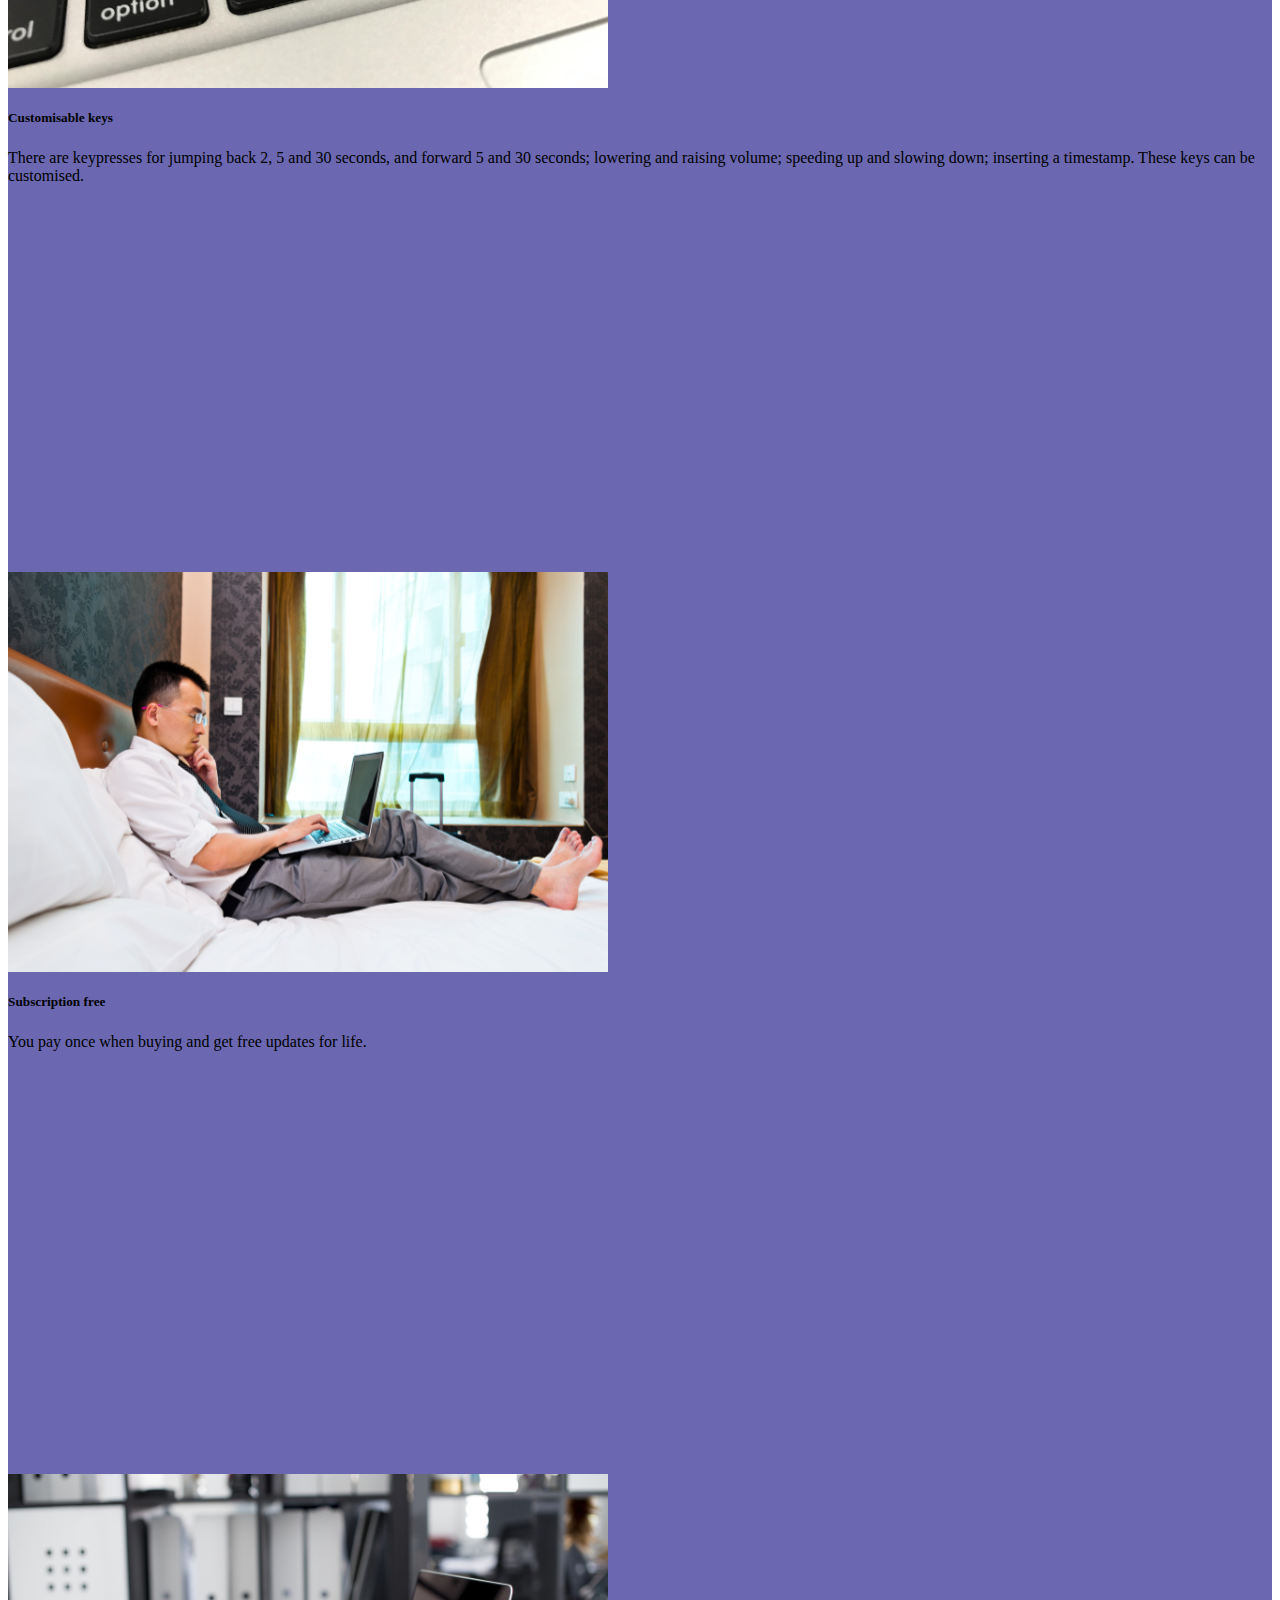
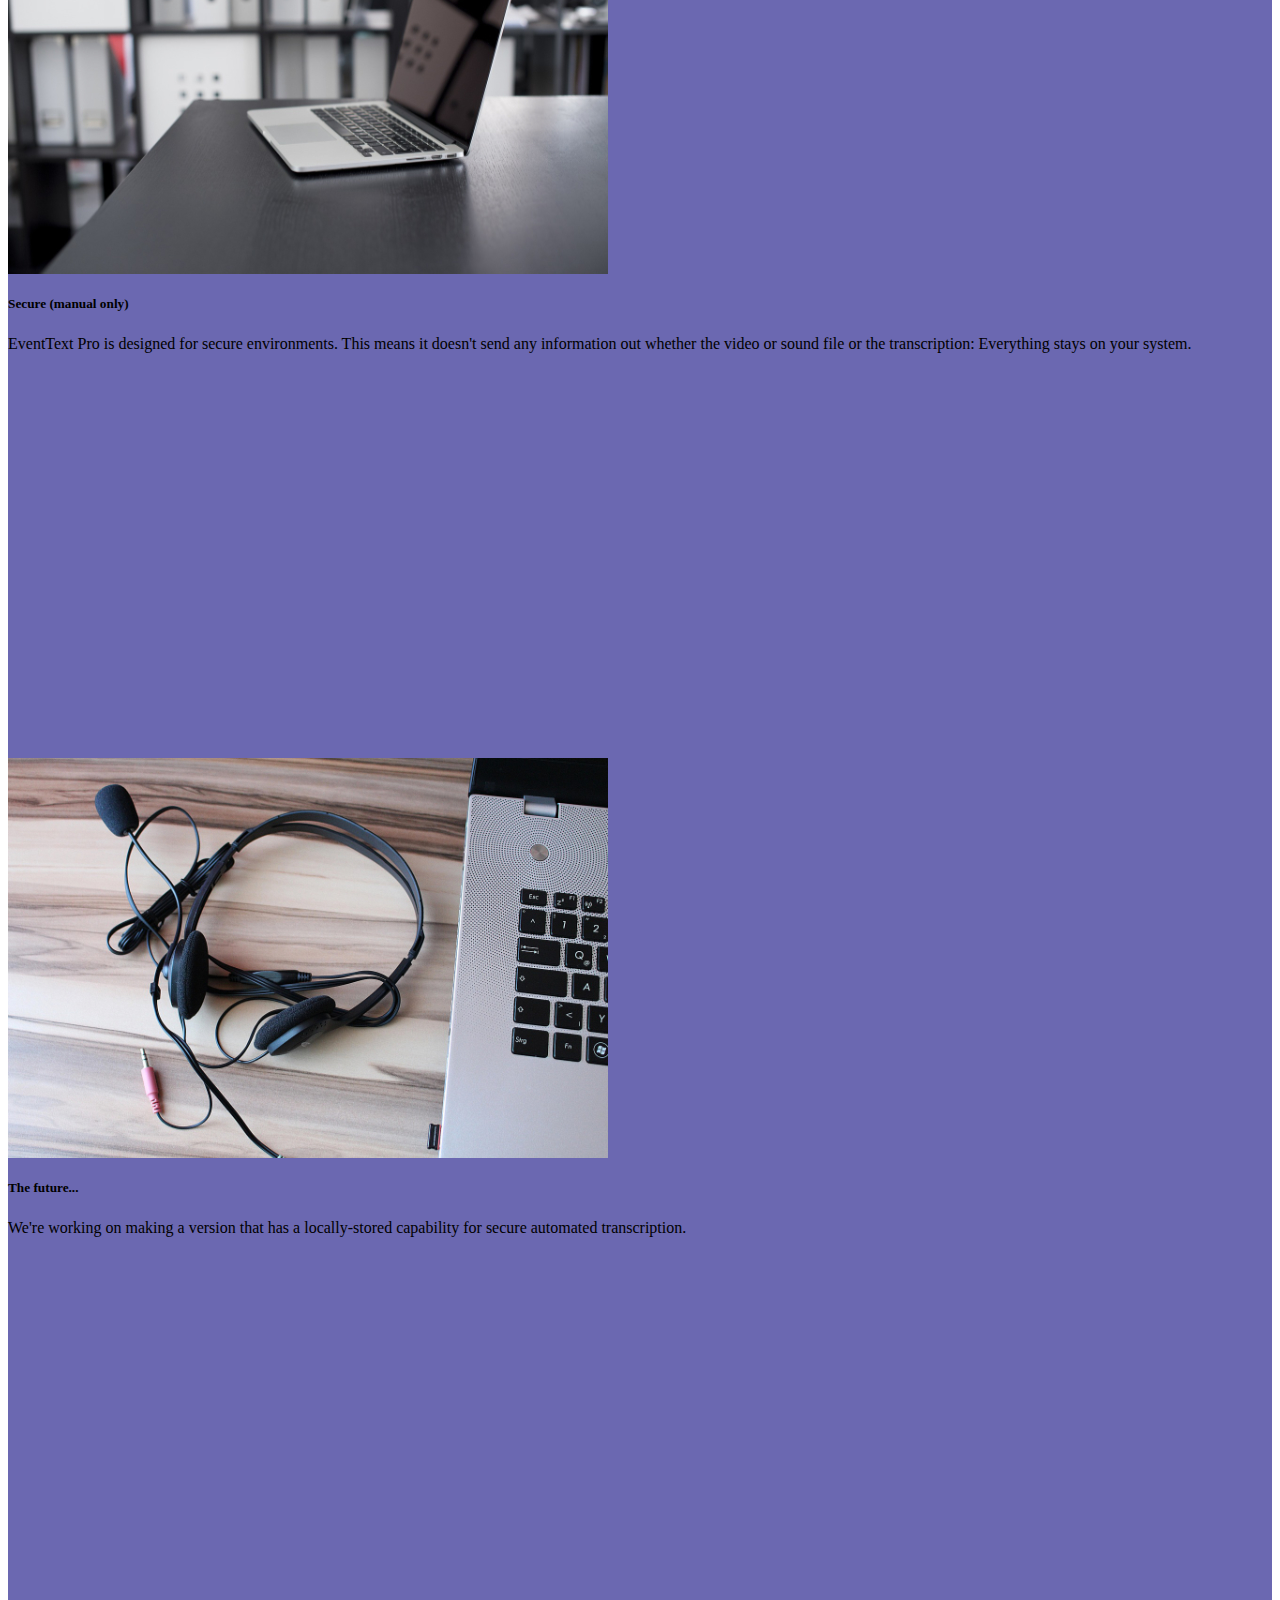
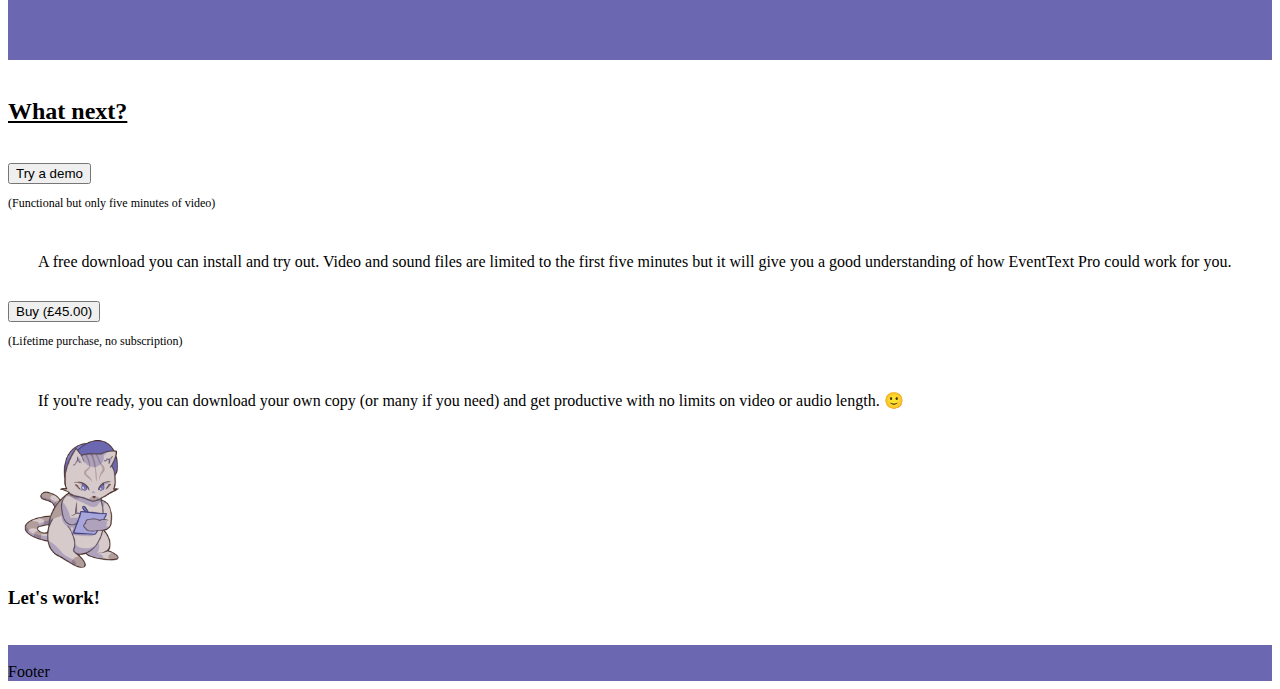
<file: index_OLD02.html>
<html>

<head>
    <link rel="stylesheet" href="https://cdn.jsdelivr.net/npm/bootstrap@4.5.3/dist/css/bootstrap.min.css"
    integrity="sha384-TX8t27EcRE3e/ihU7zmQxVncDAy5uIKz4rEkgIXeMed4M0jlfIDPvg6uqKI2xXr2" crossorigin="anonymous">
    <title>
        EventText Pro - Secure transcription of video and sound
    </title>
</head>

<body>
    <!-- PROPOSITION row -->
    <div class="container-fluid">
        <div class="row">
            <div class="col-sm-6">
                <img class="img-fluid w-100" src="docs/assets/images/iStock-619368860.jpg" />
            </div>
            <div class="col-sm-6 align-items-center">
                <nav class="navbar navbar-expand-lg navbar-dark rounded-bottom" style="background-color: #6b68b1;">
                    <div class="collapse navbar-collapse" id="navbarSupportedContent">
                        <ul class="navbar-nav mr-auto">
                            <li class="nav-item active">
                                <a class="nav-link" href="index.html">
                                    <img src="docs/assets/images/Mascot_icon_29_m.png" /> Home
                                </a>
                            </li>
                            <li class="nav-item">
                                <a class="nav-link" href="features.html">
                                    Features 
                                </a>
                            </li>
                            <li class="nav-item">
                                <a class="nav-link" href="buy.html">
                                    Buy 
                                </a>
                            </li>
                            <li class="nav-item">
                                <a class="nav-link" href="demo.html">
                                    Free demo
                                </a>
                            </li>
                        </ul>
                    </div>
                </nav>
                <h3 class="">
                    <br />
                    <u>
                        EventText Pro
                    </u>
                </h3>
                <br />
                <h1 class="text-center">
                    <strong>
                        Secure transcription of video and sound — for a lifetime
                    </strong>
                </h1>
                <br />
                <p class="text-center">
                    UX - Legal - Police - Medical - Journalism - Academic - Content Creation
                </p>
                <p class="text-center">
                    Customizable - Keyboard controlled playback - Secure - Safe
                </p>
                <br />
                <div class="row">
                    <div class="col-6 text-center">
                        <a href="demo.html">
                            <button type="button" class="btn btn-outline-primary btn-lg">
                                Try a demo
                            </button>
                        </a>
                        <br />
                        <p style="font-size: 12px;">
                            (Functional but only five minutes of video)
                        </p>
                    </div>
                    <div class="col-6 text-center">
                        <a href="#">
                            <button type="button" class="btn btn-primary btn-lg">
                                Buy (£45.00)
                            </button>
                        </a>
                        <br />
                        <p style="font-size: 12px;">
                            (Lifetime purchase, no subscription)
                        </p>
                    </div>
                </div>
            </div>
        </div><!-- row -->
    </div>

    <!-- FEATURES row -->
    <div class="container-fluid" style="background-color: #6b68b1;">
        <br />
        <div class="container-sm">
            <div class="row">
                <div class="col-sm-12">
                <h3 class="text-center display-4 text-light">
                    <u>
                        Features
                    </u>
                </h3>
                <br />
                </div><!-- row -->

                <br />

                <div class="row">
                    <div class="col-sm-4">
                        <div class="align-items-left bg-light rounded" style="width: 80%; padding: 10px;">
                            <h3>
                                EventText Pro has:
                            </h3>
                            <br />
                            <ul class="list-group">
                                <li class="list-group-item">
                                    Control playback entirely through keyboard. Keys are customizable.
                                </li>
                                <li class="list-group-item">
                                    No information is sent from your machine. EventText Pro is safe for secure environments.
                                </li>
                                <li class="list-group-item">
                                    No subscriptions: Just buy once and get all updates for life.
                                </li>
                                <li class="list-group-item">
                                    Plain text or rich text format transcriptions.
                                </li>
                                <li class="list-group-item">
                                    The paid for version can handle videos or sound files as big as your computer can handle.
                                </li>
                                <li class="list-group-item">
                                    The free demo version is fully functional except for allowing only five minutes of video or audio to be played back.
                                </li>
                            </ul>
                        </div>
                    </div>

                    <div class="col-sm-8">

                        <div class="row">
                            <div class="col-sm-6">
                                <div class="card" style="height: 100%;">
                                    <img class="card-img-top" src="docs/assets/images/st_keypress.jpg" alt="You can customise the keys">
                                    <div class="card-body">
                                        <h5 class="card-title">
                                            Customisable keys
                                        </h5>
                                        <p class="card-text">
                                            There are keypresses for jumping back 2, 5 and 30 seconds, and forward 5 and 30 seconds; 
                                            lowering and raising volume; speeding up and slowing down; inserting a timestamp. These 
                                            keys can be customised.    
                                        </p>
                                    </div>
                                </div>
                            </div>

                            <div class="col-sm-6">
                                <div class="card" style="height: 100%;">
                                    <img class="card-img-top" src="docs/assets/images/st_relaxed.jpg" alt="No subscriptions!">
                                    <div class="card-body">
                                        <h5 class="card-title">
                                            Subscription free
                                        </h5>
                                        <p class="card-text">
                                            You pay once when buying and get free updates for life. 
                                        </p>
                                    </div>
                                </div>
                            </div>
                        </div>  
                        <br />
                        <div class="row">
                            <div class="col-sm-6">
                                <div class="card" style="height: 100%;">
                                    <img class="card-img-top" src="docs/assets/images/st_secure.jpg" alt="Secure">
                                    <div class="card-body">
                                        <h5 class="card-title">
                                            Secure (manual only)
                                        </h5>
                                        <p class="card-text">
                                            EventText Pro is designed for secure environments. This means it doesn't send any information out 
                                            whether the video or sound file or the transcription: Everything stays on your system.
                                        </p>
                                    </div>
                                </div>
                            </div>

                            <div class="col-sm-6">
                                <div class="card" style="height: 100%;">
                                    <img class="card-img-top" src="docs/assets/images/st_headset.jpg" alt="Secure">
                                    <div class="card-body">
                                        <h5 class="card-title">
                                            The future...
                                        </h5>
                                        <p class="card-text">
                                            We're working on making a version that has a locally-stored capability for secure automated transcription. 
                                        </p>
                                    </div>
                                </div>
                            </div>
                        </div>  
                    </div>
                </div><!-- outer row -->

            </div><!-- outermost row -->
        </div><!-- container-sm -->
        <br />
    </div><!-- container-fluid -->

    <br />

    <!-- SALES row -->
    <div class="container-sm">
        <div class="row">
            <div class="col-12">
                <h2 class="text-center display-4">
                    <u>
                        What next?
                    </u>
                </h2>
            </div>
        </div><!-- row -->

        <br />

        <div class="row justify-content-around">
            <div class="col-sm-4">
                <div class="text-center">
                    <a href="demo.html">
                        <button type="button" class="btn btn-outline-primary btn-lg">
                        Try a demo
                        </button>
                    </a>
                    <p style="font-size: 12px;">
                        (Functional but only five minutes of video)
                    </p>

                    <div class="row h-100" style="padding: 30px;">
                        A free download you can install and try out. Video and sound files are limited to the first five minutes but
                        it will give you a good understanding of how EventText Pro could work for you.
                    </div>
                </div>
            </div>

            <div class="col-sm-4">
                <div class="text-center">
                    <a href="buy.html">
                        <button type="button" class="btn btn-primary btn-lg">
                        Buy (£45.00)
                        </button>
                    </a>
                    <p style="font-size: 12px;">
                        (Lifetime purchase, no subscription)
                    </p>

                    <div class="row h-100" style="padding: 30px;">
                        If you're ready, you can download your own copy (or many if you need) and get productive with no limits on
                        video or audio length. 🙂
                    </div>
                </div>
            </div>

            <div class="col-sm-4">
                <div class="text-center">
                    <img src="docs/assets/images/Cat_writing_128.png" />
                    <div class="row h-100">
                        <h3 style="width: 100%;">
                            Let's work!
                        </h3>
                    </div>
                </div>
            </div>
        </div><!-- row -->
    </div><!-- container-sm -->

    <br />

    <!-- FOOTER row -->
    <div class="container-fluid" style="background-color: #6b68b1;">
        <br />
        <div class="container-sm">
            <div class="row text-light">
                <div class="col-sm-3">
                </div>
                <div class="col-sm-6">
                Footer
                </div>
                <div class="col-sm-3">
                </div>
            </div>
        </div>
    </div>
  
</body>

</html>
</file>
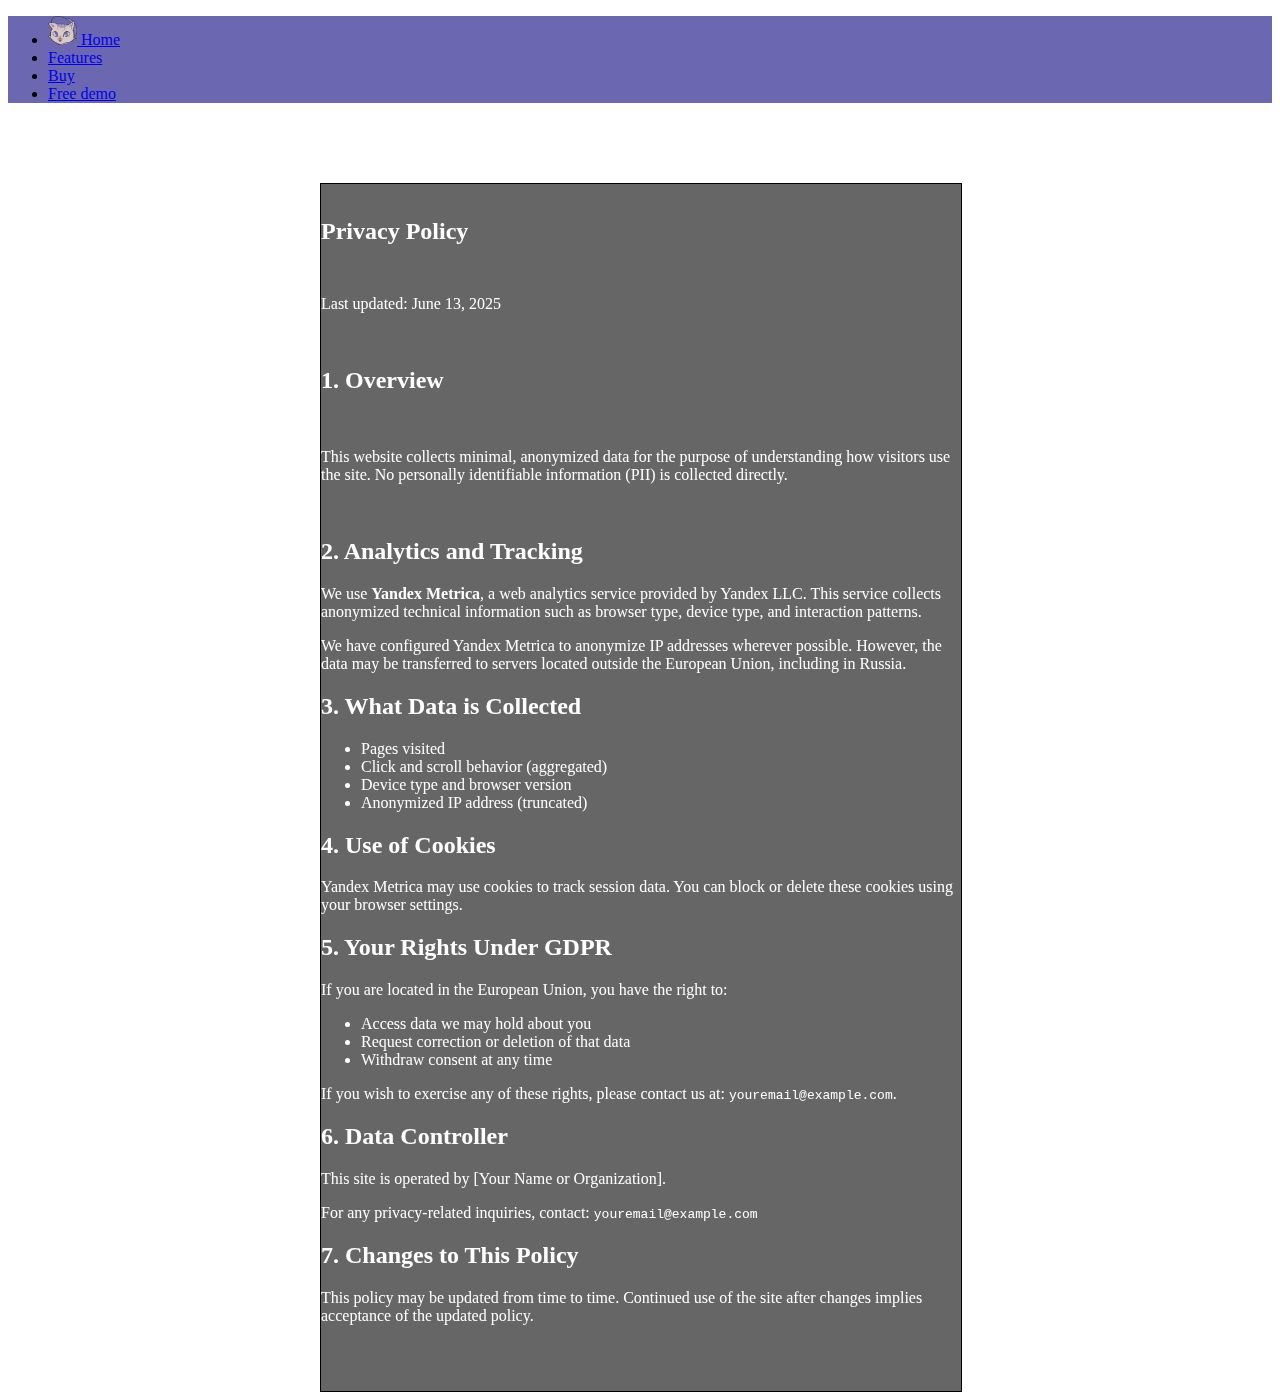
<file: privacy.html>
<!DOCTYPE html>
<html lang="en">
<!-- Yandex.Metrika counter -->
<script type="text/javascript">
    (function (m, e, t, r, i, k, a) {
        m[i] = m[i] || function () { (m[i].a = m[i].a || []).push(arguments) };
        m[i].l = 1 * new Date();
        for (var j = 0; j < document.scripts.length; j++) { if (document.scripts[j].src === r) { return; } }
        k = e.createElement(t), a = e.getElementsByTagName(t)[0], k.async = 1, k.src = r, a.parentNode.insertBefore(k, a)
    })
        (window, document, "script", "https://mc.yandex.ru/metrika/tag.js", "ym");

    ym(102720185, "init", {
        clickmap: true,
        trackLinks: true,
        accurateTrackBounce: true,
        webvisor: true
    });
</script>
<noscript>
    <div><img src="https://mc.yandex.ru/watch/102720185" style="position:absolute; left:-9999px;" alt="" /></div>
</noscript>
<!-- /Yandex.Metrika counter -->
<link rel="stylesheet" href="https://cdn.jsdelivr.net/npm/bootstrap@4.5.3/dist/css/bootstrap.min.css"
    integrity="sha384-TX8t27EcRE3e/ihU7zmQxVncDAy5uIKz4rEkgIXeMed4M0jlfIDPvg6uqKI2xXr2" crossorigin="anonymous" />
<link rel="stylesheet" href="EventTextPro.css" />
<script src="https://ajax.googleapis.com/ajax/libs/jquery/3.7.1/jquery.min.js"></script>
<script src="https://cdnjs.cloudflare.com/ajax/libs/bootstrap/4.5.3/js/bootstrap.min.js"></script>
<meta name="viewport" content="maximum-scale=1.0, width=device-width, initial-scale=1, shrink-to-fit=no" />
<title>
    EventText Pro - Secure transcription of video and sound
</title>
<link rel="icon" type="image/x-icon" href="docs/assets/images/favicon.ico">
</head>

<body>
    <!-- PROPOSITION row -->
    <div class="row" style="background-color: #6b68b1;">
        <div class="container">
            <nav class="navbar navbar-expand navbar-dark rounded-bottom" style="background-color: #6b68b1;">
                <div class="collapse navbar-collapse" id="navbarSupportedContent">
                    <ul class="navbar-nav mr-auto">
                        <li class="nav-item active">
                            <a class="nav-link" href="index.html">
                                <img src="docs/assets/images/Mascot_icon_29_m.png" /> Home
                            </a>
                        </li>
                        <li class="nav-item">
                            <a class="nav-link" href="#features-section">
                                Features
                            </a>
                        </li>
                        <li class="nav-item">
                            <a class="nav-link" href="#buy-section">
                                Buy
                            </a>
                        </li>
                        <li class="nav-item">
                            <a class="nav-link" href="#buy-section">
                                Free demo
                            </a>
                        </li>
                    </ul>
                </div>
            </nav>
        </div>
    </div><!-- row -->

    <div class="row">
        <div class="container">
            <div class="img-overlay">
            </div>
        </div>
        <div class="container-fluid rounded" style="position: absolute; margin-top: 5%; left: 50%; margin-left: -25%; width:50%; color: white; 
                background-color: rgb(0,0,0,0.6); border-color: rgb(0,0,0,1);
                border-width: 1px; border-style: solid; backdrop-filter: blur(10px); padding-bottom: 50px; margin-bottom: 50px;">
            <div class="container-fluid opacity-100" style="color: white;">
                <br />
                <h1>
                    Privacy Policy
                </h1>

                <br />
                <p>Last updated: June 13, 2025</p>
                <br />

                <h2>1. Overview</h2>
                <br />
                <p>
                    This website collects minimal, anonymized data for the purpose of understanding how visitors use the
                    site. No personally identifiable information (PII) is collected directly.
                </p>
                <br />

                <h2>2. Analytics and Tracking</h2>
                <p>We use <strong>Yandex Metrica</strong>, a web analytics service provided by Yandex LLC. This service
                    collects anonymized technical information such as browser type, device type, and interaction
                    patterns.</p>
                <p>We have configured Yandex Metrica to anonymize IP addresses wherever possible. However, the data may
                    be transferred to servers located outside the European Union, including in Russia.</p>

                <h2>3. What Data is Collected</h2>
                <ul>
                    <li>Pages visited</li>
                    <li>Click and scroll behavior (aggregated)</li>
                    <li>Device type and browser version</li>
                    <li>Anonymized IP address (truncated)</li>
                </ul>

                <h2>4. Use of Cookies</h2>
                <p>Yandex Metrica may use cookies to track session data. You can block or delete these cookies using
                    your browser settings.</p>

                <h2>5. Your Rights Under GDPR</h2>
                <p>If you are located in the European Union, you have the right to:</p>
                <ul>
                    <li>Access data we may hold about you</li>
                    <li>Request correction or deletion of that data</li>
                    <li>Withdraw consent at any time</li>
                </ul>
                <p>If you wish to exercise any of these rights, please contact us at:
                    <code>youremail@example.com</code>.</p>

                <h2>6. Data Controller</h2>
                <p>This site is operated by [Your Name or Organization].</p>
                <p>For any privacy-related inquiries, contact: <code>youremail@example.com</code></p>

                <h2>7. Changes to This Policy</h2>
                <p>This policy may be updated from time to time. Continued use of the site after changes implies
                    acceptance of the updated policy.</p>

            </div>
        </div>
    </div><!-- row -->
    <br />
</body>

</html>
</file>
<file: EventTextPro.css>
h1 {
    /* Extra small devices (phones, less than 768px) */
    font-size: 15px;
  
    /* Small devices (tablets, 768px and up) */
    @media (min-width: 768px) {
      font-size: 24px;
    }
  
    /* Medium devices (desktops, 992px and up) */
    @media (min-width: 992px) {
      font-size: 24px;
    }
  
    /* Large devices (large desktops, 1200px and up) */
    @media (min-width: 1200px) {
      font-size: 24px;
    }
  }

  .heads {

    font-size: 14px;
  
    /* Small devices (tablets, 768px and up) */
    @media (min-width: 768px) {
      font-size: 18px;
    }

  }

  .h3heads {

    font-size: 14px;
  
    /* Small devices (tablets, 768px and up) */
    @media (min-width: 768px) {
      font-size: 28px;
    }

  }
</file>
